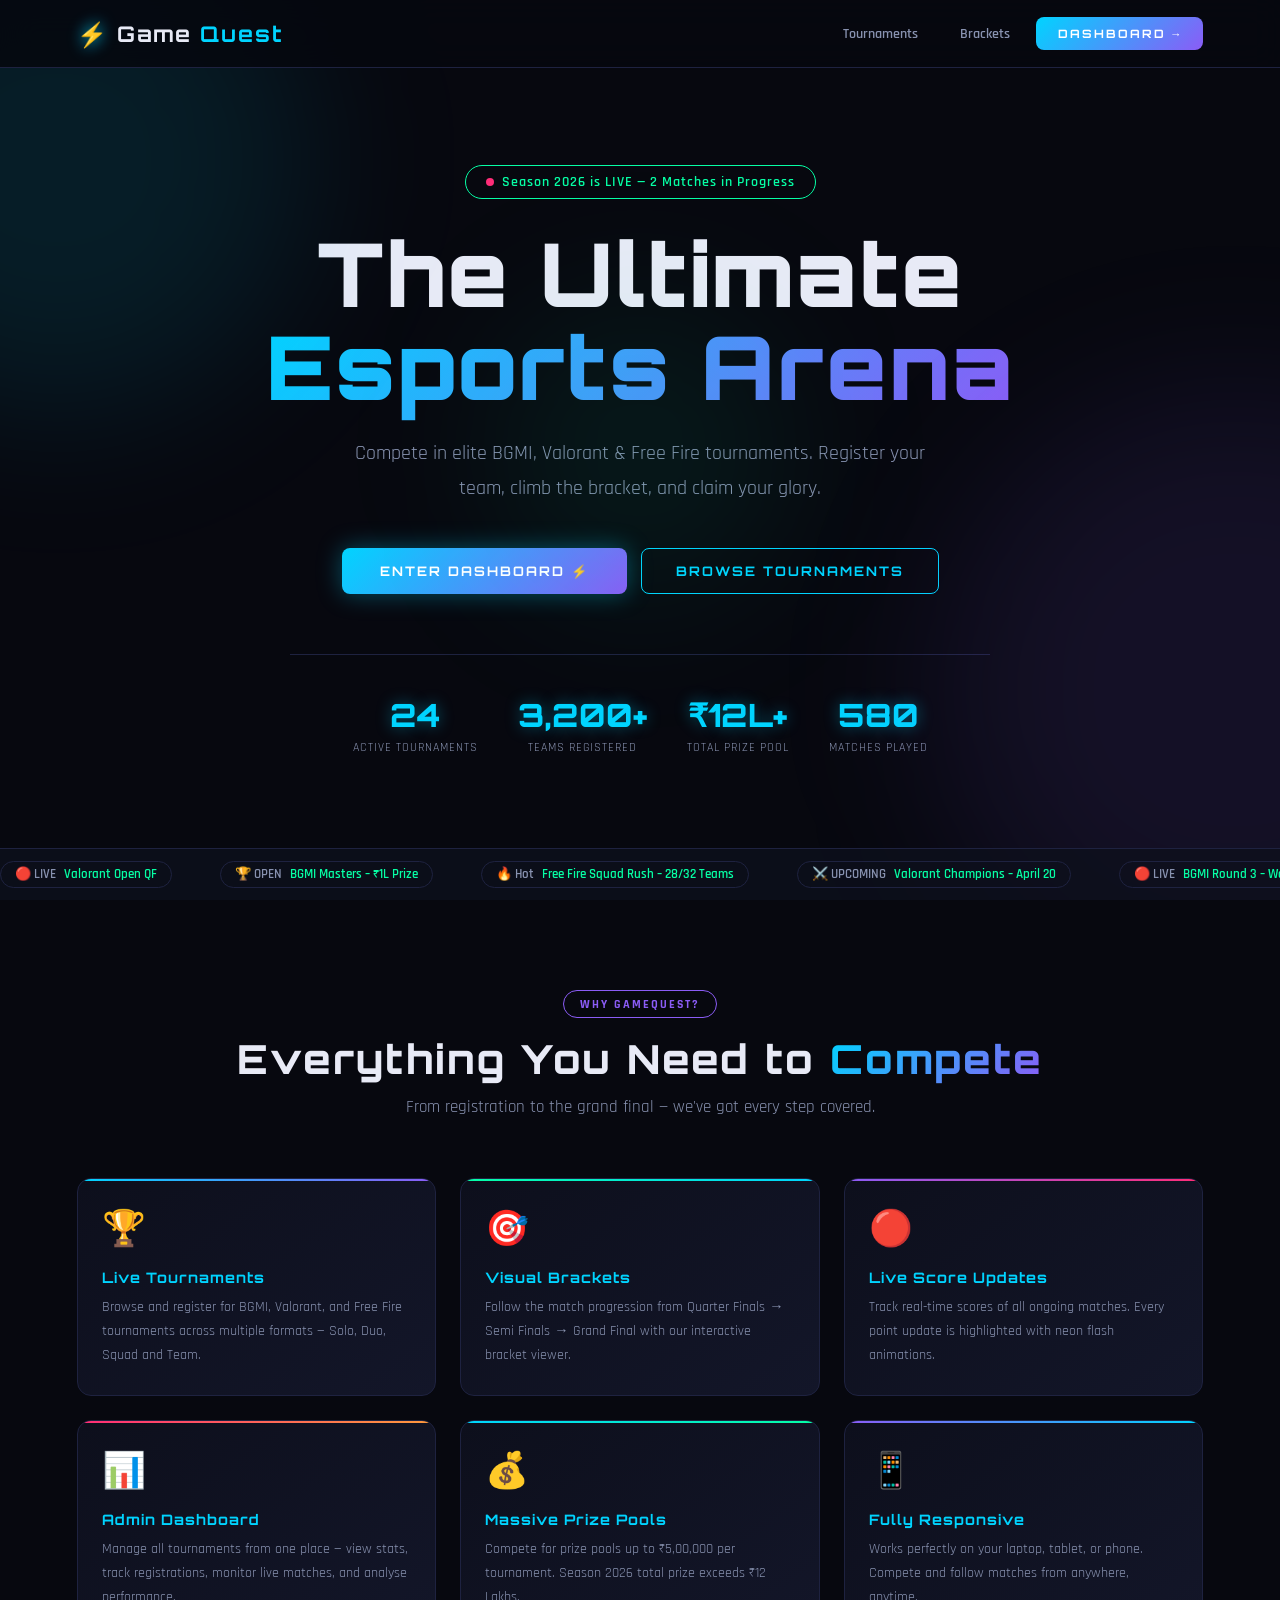
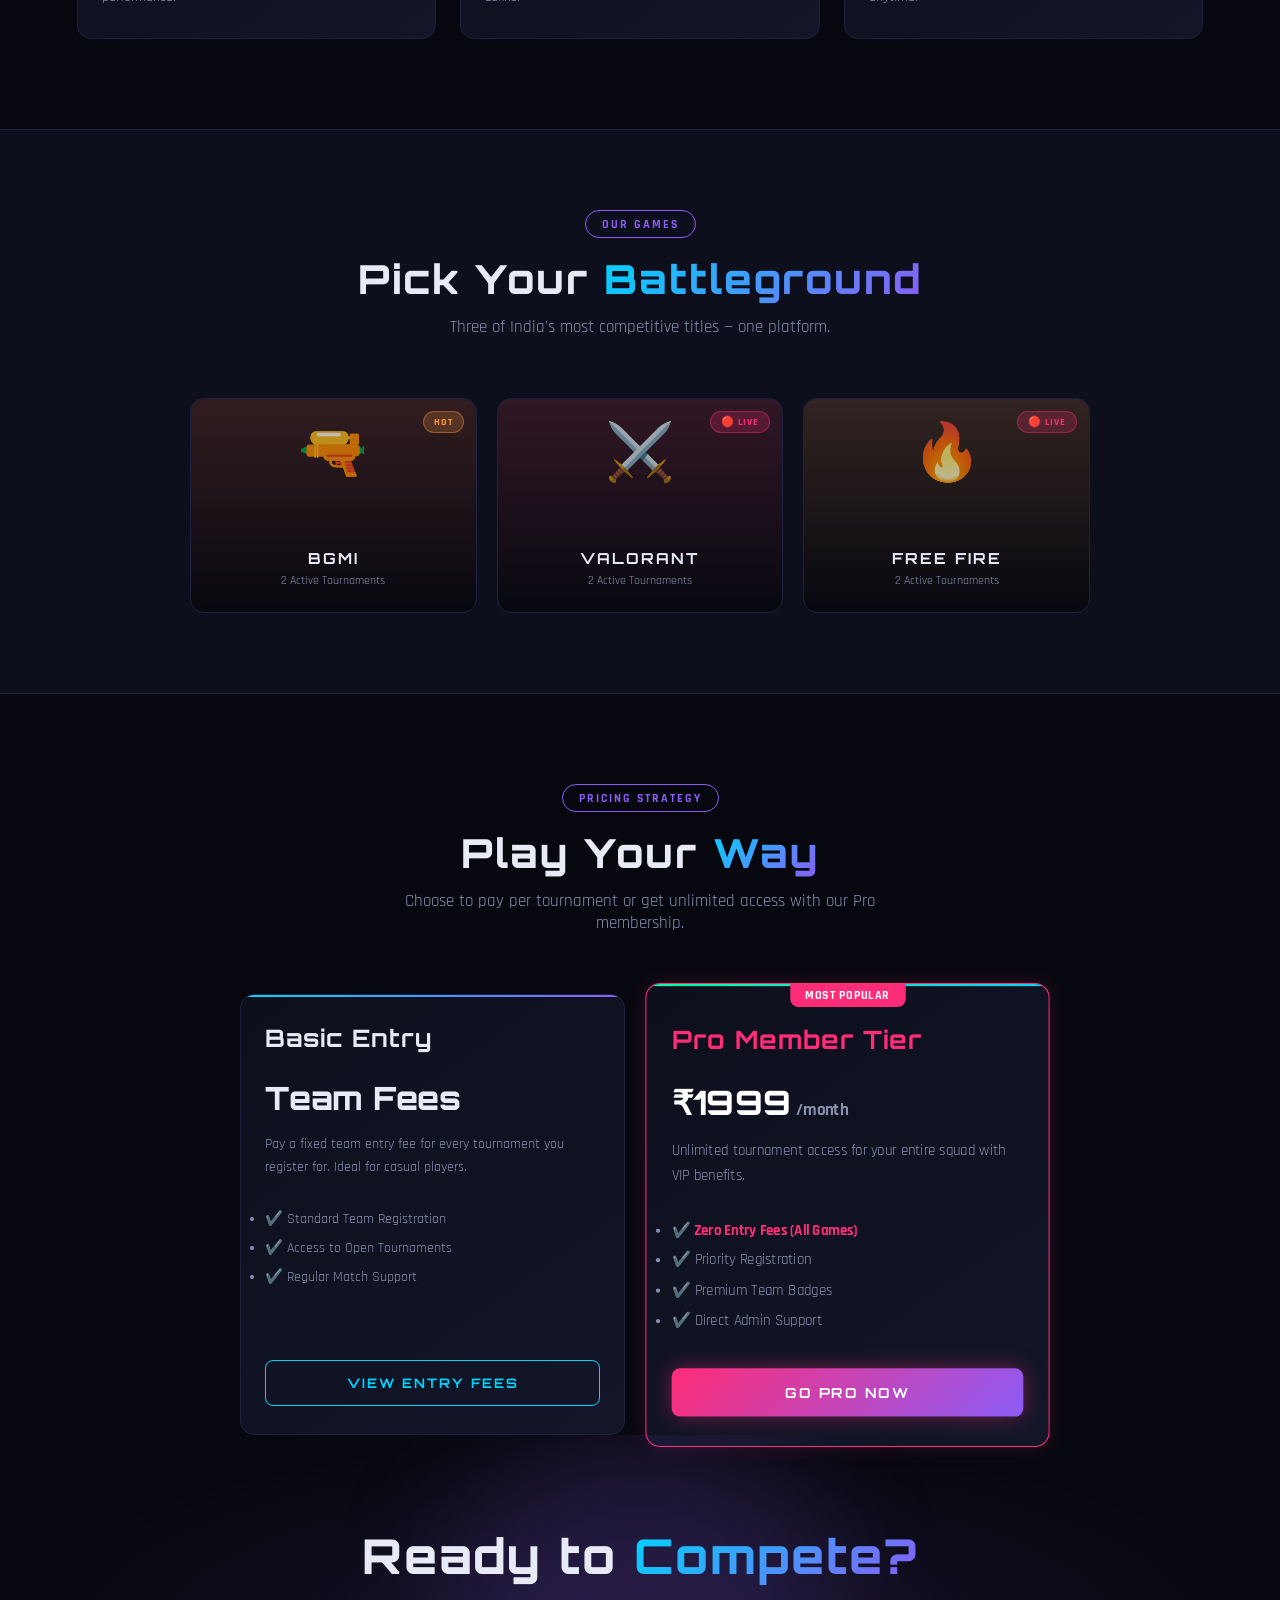
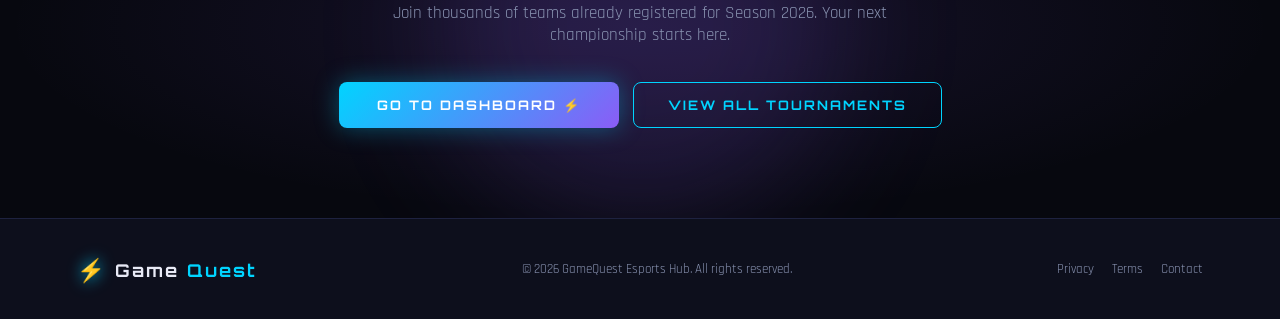
<file: GameQuest/index.html>
<!DOCTYPE html>
<html lang="en">
<head>
  <meta charset="UTF-8"/>
  <meta name="viewport" content="width=device-width, initial-scale=1.0"/>
  <title>GameQuest – Esports Tournament Hub</title>
  <link href="https://fonts.googleapis.com/css2?family=Orbitron:wght@400;600;700;900&family=Rajdhani:wght@400;500;600;700&display=swap" rel="stylesheet"/>
  <style>
    :root{
      --bg:#07080f;--surface:#0d0f1c;--s2:#131629;--border:#1e2240;
      --blue:#00d4ff;--purple:#8b5cf6;--cyan:#06ffa5;--pink:#ff2d78;
      --txt:#e8eaf6;--txt2:#8892b0;--txt3:#4a5568;
      --grad:linear-gradient(135deg,#00d4ff,#8b5cf6);
      --fd:'Orbitron',monospace;--fb:'Rajdhani',sans-serif;
      --r:8px;--r2:14px;--tr:0.3s ease;
    }
    *,*::before,*::after{box-sizing:border-box;margin:0;padding:0}
    html{scroll-behavior:smooth}
    body{font-family:var(--fb);background:var(--bg);color:var(--txt);overflow-x:hidden}
    a{text-decoration:none;color:inherit}
    button{cursor:pointer;border:none;background:none;font-family:var(--fb)}

    /* ── NAVBAR ── */
    nav{
      position:fixed;top:0;left:0;width:100%;height:68px;
      display:flex;align-items:center;justify-content:space-between;
      padding:0 6%;background:rgba(7,8,15,0.85);
      backdrop-filter:blur(16px);border-bottom:1px solid var(--border);z-index:100;
      transition:box-shadow var(--tr);
    }
    nav.sc{box-shadow:0 4px 30px rgba(0,212,255,0.1)}
    .brand{display:flex;align-items:center;gap:8px;font-family:var(--fd);font-size:1.35rem;font-weight:700;letter-spacing:2px}
    .brand-icon{font-size:1.5rem;filter:drop-shadow(0 0 8px var(--blue))}
    .acc{color:var(--blue)}
    .nav-r{display:flex;align-items:center;gap:10px}
    .n-link{padding:8px 16px;border-radius:var(--r);font-size:0.9rem;font-weight:600;color:var(--txt2);transition:color var(--tr)}
    .n-link:hover{color:var(--blue)}
    .n-cta{padding:9px 22px;border-radius:var(--r);background:var(--grad);color:#fff;font-family:var(--fd);font-size:0.72rem;font-weight:700;letter-spacing:2px;text-transform:uppercase;transition:transform var(--tr),box-shadow var(--tr)}
    .n-cta:hover{transform:translateY(-2px);box-shadow:0 0 20px rgba(0,212,255,0.4)}

    /* ── HERO ── */
    .hero{
      min-height:100vh;display:flex;flex-direction:column;
      align-items:center;justify-content:center;text-align:center;
      padding:100px 6% 80px;position:relative;overflow:hidden;
    }
    .hero-tag{
      display:inline-flex;align-items:center;gap:8px;
      padding:7px 20px;border-radius:50px;margin-bottom:28px;
      border:1px solid var(--cyan);color:var(--cyan);
      font-size:0.85rem;font-weight:600;letter-spacing:1px;
      animation:pulse-c 2s infinite;
    }
    @keyframes pulse-c{0%,100%{box-shadow:0 0 0 0 rgba(6,255,165,0.3)}50%{box-shadow:0 0 0 8px rgba(6,255,165,0)}}
    .live-dot{width:8px;height:8px;border-radius:50%;background:var(--pink);animation:blink 1s infinite;flex-shrink:0}
    @keyframes blink{0%,100%{opacity:1}50%{opacity:0}}
    .hero h1{
      font-family:var(--fd);font-size:clamp(2.5rem,7vw,5.5rem);
      font-weight:900;line-height:1.05;letter-spacing:2px;margin-bottom:24px;
    }
    .grad-txt{background:var(--grad);-webkit-background-clip:text;-webkit-text-fill-color:transparent;background-clip:text}
    .hero p{font-size:clamp(1rem,2vw,1.25rem);color:var(--txt2);max-width:620px;line-height:1.75;margin-bottom:42px}
    .hero-ctas{display:flex;align-items:center;gap:14px;flex-wrap:wrap;justify-content:center}
    .btn-prim{
      padding:15px 38px;border-radius:var(--r);background:var(--grad);color:#fff;
      font-family:var(--fd);font-size:0.82rem;font-weight:700;letter-spacing:2px;text-transform:uppercase;
      box-shadow:0 0 24px rgba(0,212,255,0.35);transition:transform var(--tr),box-shadow var(--tr),filter var(--tr);
    }
    .btn-prim:hover{transform:translateY(-4px);box-shadow:0 0 36px rgba(0,212,255,0.55);filter:brightness(1.1)}
    .btn-ghost{
      padding:14px 34px;border-radius:var(--r);border:1px solid var(--blue);
      color:var(--blue);font-family:var(--fd);font-size:0.82rem;font-weight:700;
      letter-spacing:2px;text-transform:uppercase;transition:background var(--tr),box-shadow var(--tr),transform var(--tr);
    }
    .btn-ghost:hover{background:rgba(0,212,255,0.1);box-shadow:0 0 20px rgba(0,212,255,0.25);transform:translateY(-4px)}

    /* Hero stats strip */
    .hero-stats{
      display:flex;gap:40px;flex-wrap:wrap;justify-content:center;
      margin-top:60px;padding-top:40px;border-top:1px solid var(--border);
      width:100%;max-width:700px;
    }
    .hs-item{text-align:center}
    .hs-num{font-family:var(--fd);font-size:2rem;font-weight:800;color:var(--blue);text-shadow:0 0 16px rgba(0,212,255,0.4)}
    .hs-lbl{font-size:0.78rem;color:var(--txt2);letter-spacing:1px;text-transform:uppercase;margin-top:4px}

    /* Background orbs */
    .orb{position:absolute;border-radius:50%;filter:blur(80px);pointer-events:none;animation:floatOrb 8s ease-in-out infinite}
    .o1{width:500px;height:500px;background:rgba(0,212,255,0.1);top:-10%;left:-15%;animation-delay:0s}
    .o2{width:600px;height:600px;background:rgba(139,92,246,0.1);bottom:-10%;right:-20%;animation-delay:-3s}
    .o3{width:300px;height:300px;background:rgba(6,255,165,0.07);top:50%;left:50%;transform:translate(-50%,-50%);animation-delay:-5s}
    @keyframes floatOrb{0%,100%{transform:translateY(0) scale(1)}50%{transform:translateY(-28px) scale(1.05)}}
    /* Scrolling game ticker */
    .ticker{position:absolute;bottom:0;left:0;right:0;padding:12px 0;background:rgba(13,15,28,0.8);border-top:1px solid var(--border);overflow:hidden}
    .ticker-inner{display:flex;gap:48px;animation:scroll-left 18s linear infinite;white-space:nowrap}
    @keyframes scroll-left{0%{transform:translateX(0)}100%{transform:translateX(-50%)}}
    .t-chip{display:inline-flex;align-items:center;gap:8px;font-size:0.82rem;font-weight:600;color:var(--txt2);padding:4px 14px;border-radius:50px;border:1px solid var(--border)}
    .t-chip span{color:var(--cyan)}

    /* ── FEATURES ── */
    .section{padding:90px 6%}
    .sec-head{text-align:center;margin-bottom:60px}
    .sec-tag{display:inline-block;padding:5px 16px;border-radius:50px;border:1px solid var(--purple);color:var(--purple);font-size:0.78rem;font-weight:700;letter-spacing:2px;text-transform:uppercase;margin-bottom:16px}
    .sec-title{font-family:var(--fd);font-size:clamp(1.6rem,3.5vw,2.5rem);font-weight:800;letter-spacing:2px;margin-bottom:12px}
    .sec-sub{color:var(--txt2);font-size:1.05rem;max-width:540px;margin:0 auto}
    .features-grid{display:grid;grid-template-columns:repeat(3,1fr);gap:24px}
    .feat-card{
      background:linear-gradient(145deg,#0d0f1c,#131629);
      border:1px solid var(--border);border-radius:var(--r2);
      padding:28px 24px;position:relative;overflow:hidden;
      transition:transform var(--tr),border-color var(--tr),box-shadow var(--tr);
    }
    .feat-card::before{content:'';position:absolute;top:0;left:0;right:0;height:2px}
    .feat-card:nth-child(1)::before{background:linear-gradient(90deg,var(--blue),var(--purple))}
    .feat-card:nth-child(2)::before{background:linear-gradient(90deg,var(--cyan),var(--blue))}
    .feat-card:nth-child(3)::before{background:linear-gradient(90deg,var(--purple),var(--pink))}
    .feat-card:nth-child(4)::before{background:linear-gradient(90deg,var(--pink),var(--orange,#ff9a3c))}
    .feat-card:nth-child(5)::before{background:linear-gradient(90deg,var(--blue),var(--cyan))}
    .feat-card:nth-child(6)::before{background:linear-gradient(90deg,var(--purple),var(--blue))}
    .feat-card:hover{transform:translateY(-8px);border-color:var(--blue);box-shadow:0 12px 40px rgba(0,0,0,0.4),0 0 20px rgba(0,212,255,0.12)}
    .feat-icon{font-size:2.2rem;margin-bottom:16px}
    .feat-title{font-family:var(--fd);font-size:0.9rem;font-weight:700;letter-spacing:1px;margin-bottom:10px;color:var(--blue)}
    .feat-desc{font-size:0.9rem;color:var(--txt2);line-height:1.65}

    /* ── GAMES ── */
    .games-section{padding:80px 6%;background:var(--surface);border-top:1px solid var(--border);border-bottom:1px solid var(--border)}
    .games-grid{display:grid;grid-template-columns:repeat(3,1fr);gap:20px;max-width:900px;margin:0 auto}
    .game-card{
      border-radius:var(--r2);overflow:hidden;position:relative;
      aspect-ratio:4/3;display:flex;flex-direction:column;
      align-items:center;justify-content:flex-end;padding:24px;
      cursor:pointer;transition:transform var(--tr),box-shadow var(--tr);
      border:1px solid var(--border);
    }
    .game-card:hover{transform:translateY(-6px) scale(1.02);box-shadow:0 20px 40px rgba(0,0,0,0.5)}
    .game-card.bgmi   {background:linear-gradient(180deg,rgba(255,107,53,0.15) 0%,rgba(7,8,15,0.95) 100%),#0d0f1c}
    .game-card.val    {background:linear-gradient(180deg,rgba(255,70,85,0.15) 0%, rgba(7,8,15,0.95) 100%),#0d0f1c}
    .game-card.ff     {background:linear-gradient(180deg,rgba(255,154,60,0.15) 0%,rgba(7,8,15,0.95) 100%),#0d0f1c}
    .game-big-icon{font-size:3.5rem;position:absolute;top:20px;left:50%;transform:translateX(-50%);opacity:0.7}
    .game-name{font-family:var(--fd);font-size:0.95rem;font-weight:700;letter-spacing:2px;position:relative;z-index:1}
    .game-count{font-size:0.78rem;color:var(--txt2);margin-top:4px;position:relative;z-index:1}
    .game-badge{
      position:absolute;top:12px;right:12px;
      padding:3px 10px;border-radius:50px;font-size:0.65rem;font-weight:700;
      letter-spacing:1px;text-transform:uppercase;
    }
    .game-badge.live{background:rgba(255,45,120,0.2);color:var(--pink);border:1px solid rgba(255,45,120,0.4)}
    .game-badge.hot {background:rgba(255,154,60,0.2);color:#ff9a3c;border:1px solid rgba(255,154,60,0.4)}

    /* ── CTA BANNER ── */
    .cta-section{
      padding:90px 6%;text-align:center;
      background:radial-gradient(ellipse at center,rgba(139,92,246,0.12) 0%,transparent 70%);
      position:relative;overflow:hidden;
    }
    .cta-section .orb{filter:blur(60px)}
    .cta-box{position:relative;z-index:2}
    .cta-section h2{font-family:var(--fd);font-size:clamp(1.8rem,4vw,3rem);font-weight:800;letter-spacing:2px;margin-bottom:16px}
    .cta-section p{color:var(--txt2);font-size:1.05rem;max-width:500px;margin:0 auto 36px}

    /* ── FOOTER ── */
    footer{
      background:var(--surface);border-top:1px solid var(--border);
      padding:36px 6%;display:flex;align-items:center;
      justify-content:space-between;flex-wrap:wrap;gap:16px;
    }
    .foot-brand{display:flex;align-items:center;gap:8px;font-family:var(--fd);font-size:1.1rem;font-weight:700;letter-spacing:2px}
    .foot-copy{color:var(--txt2);font-size:0.82rem}
    .foot-links{display:flex;gap:18px}
    .foot-links a{color:var(--txt2);font-size:0.82rem;transition:color var(--tr)}
    .foot-links a:hover{color:var(--blue)}

    /* ── RESPONSIVE ── */
    @media(max-width:900px){
      .features-grid{grid-template-columns:repeat(2,1fr)}
      .games-grid{grid-template-columns:repeat(2,1fr)}
      footer{flex-direction:column;align-items:center;text-align:center}
    }
    @media(max-width:600px){
      .features-grid{grid-template-columns:1fr}
      .games-grid{grid-template-columns:1fr}
      .hero-stats{gap:24px}
      .nav-r .n-link{display:none}
    }
    ::-webkit-scrollbar{width:5px}::-webkit-scrollbar-track{background:var(--bg)}
    ::-webkit-scrollbar-thumb{background:var(--border);border-radius:3px}
    ::-webkit-scrollbar-thumb:hover{background:var(--blue)}
  </style>
</head>
<body>

  <!-- ══ NAVBAR ══ -->
  <nav id="nav">
    <div class="brand"><span class="brand-icon">⚡</span>Game<span class="acc">Quest</span></div>
    <div class="nav-r">
      <a class="n-link" href="tournaments.html">Tournaments</a>
      <a class="n-link" href="brackets.html">Brackets</a>
      <a class="n-cta" href="dashboard.html">Dashboard →</a>
    </div>
  </nav>

  <!-- ══ HERO ══ -->
  <section class="hero" id="hero">
    <div class="orb o1"></div><div class="orb o2"></div><div class="orb o3"></div>

    <div class="hero-tag">
      <span class="live-dot"></span>
      Season 2026 is LIVE — 2 Matches in Progress
    </div>

    <h1>
      The Ultimate<br/>
      <span class="grad-txt">Esports Arena</span>
    </h1>

    <p>Compete in elite BGMI, Valorant & Free Fire tournaments. Register your team, climb the bracket, and claim your glory.</p>

    <div class="hero-ctas">
      <a class="btn-prim" href="dashboard.html">Enter Dashboard ⚡</a>
      <a class="btn-ghost" href="tournaments.html">Browse Tournaments</a>
    </div>

    <div class="hero-stats">
      <div class="hs-item"><div class="hs-num">24</div><div class="hs-lbl">Active Tournaments</div></div>
      <div class="hs-item"><div class="hs-num">3,200+</div><div class="hs-lbl">Teams Registered</div></div>
      <div class="hs-item"><div class="hs-num">₹12L+</div><div class="hs-lbl">Total Prize Pool</div></div>
      <div class="hs-item"><div class="hs-num">580</div><div class="hs-lbl">Matches Played</div></div>
    </div>

    <!-- Scrolling ticker -->
    <div class="ticker">
      <div class="ticker-inner" id="ticker">
        <span class="t-chip">🔴 LIVE<span>Valorant Open QF</span></span>
        <span class="t-chip">🏆 OPEN<span>BGMI Masters – ₹1L Prize</span></span>
        <span class="t-chip">🔥 Hot<span>Free Fire Squad Rush – 28/32 Teams</span></span>
        <span class="t-chip">⚔️ UPCOMING<span>Valorant Champions – April 20</span></span>
        <span class="t-chip">🔴 LIVE<span>BGMI Round 3 – Wolves vs Iron Fist</span></span>
        <span class="t-chip">📝 NEW<span>Free Fire Tri-Cup – Register Now</span></span>
        <!-- Duplicate for seamless loop -->
        <span class="t-chip">🔴 LIVE<span>Valorant Open QF</span></span>
        <span class="t-chip">🏆 OPEN<span>BGMI Masters – ₹1L Prize</span></span>
        <span class="t-chip">🔥 Hot<span>Free Fire Squad Rush – 28/32 Teams</span></span>
        <span class="t-chip">⚔️ UPCOMING<span>Valorant Champions – April 20</span></span>
        <span class="t-chip">🔴 LIVE<span>BGMI Round 3 – Wolves vs Iron Fist</span></span>
        <span class="t-chip">📝 NEW<span>Free Fire Tri-Cup – Register Now</span></span>
      </div>
    </div>
  </section>

  <!-- ══ FEATURES ══ -->
  <section class="section" id="features">
    <div class="sec-head">
      <p class="sec-tag">Why GameQuest?</p>
      <h2 class="sec-title">Everything You Need to <span class="grad-txt">Compete</span></h2>
      <p class="sec-sub">From registration to the grand final — we've got every step covered.</p>
    </div>
    <div class="features-grid">
      <div class="feat-card">
        <div class="feat-icon">🏆</div>
        <h3 class="feat-title">Live Tournaments</h3>
        <p class="feat-desc">Browse and register for BGMI, Valorant, and Free Fire tournaments across multiple formats — Solo, Duo, Squad and Team.</p>
      </div>
      <div class="feat-card">
        <div class="feat-icon">🎯</div>
        <h3 class="feat-title">Visual Brackets</h3>
        <p class="feat-desc">Follow the match progression from Quarter Finals → Semi Finals → Grand Final with our interactive bracket viewer.</p>
      </div>
      <div class="feat-card">
        <div class="feat-icon">🔴</div>
        <h3 class="feat-title">Live Score Updates</h3>
        <p class="feat-desc">Track real-time scores of all ongoing matches. Every point update is highlighted with neon flash animations.</p>
      </div>
      <div class="feat-card">
        <div class="feat-icon">📊</div>
        <h3 class="feat-title">Admin Dashboard</h3>
        <p class="feat-desc">Manage all tournaments from one place — view stats, track registrations, monitor live matches, and analyse performance.</p>
      </div>
      <div class="feat-card">
        <div class="feat-icon">💰</div>
        <h3 class="feat-title">Massive Prize Pools</h3>
        <p class="feat-desc">Compete for prize pools up to ₹5,00,000 per tournament. Season 2026 total prize exceeds ₹12 Lakhs.</p>
      </div>
      <div class="feat-card">
        <div class="feat-icon">📱</div>
        <h3 class="feat-title">Fully Responsive</h3>
        <p class="feat-desc">Works perfectly on your laptop, tablet, or phone. Compete and follow matches from anywhere, anytime.</p>
      </div>
    </div>
  </section>

  <!-- ══ GAMES ══ -->
  <div class="games-section" id="games">
    <div class="sec-head">
      <p class="sec-tag">Our Games</p>
      <h2 class="sec-title">Pick Your <span class="grad-txt">Battleground</span></h2>
      <p class="sec-sub">Three of India's most competitive titles — one platform.</p>
    </div>
    <div class="games-grid">
      <div class="game-card bgmi">
        <div class="game-big-icon">🔫</div>
        <span class="game-badge hot">Hot</span>
        <p class="game-name">BGMI</p>
        <p class="game-count">2 Active Tournaments</p>
      </div>
      <div class="game-card val">
        <div class="game-big-icon">⚔️</div>
        <span class="game-badge live">🔴 Live</span>
        <p class="game-name">VALORANT</p>
        <p class="game-count">2 Active Tournaments</p>
      </div>
      <div class="game-card ff">
        <div class="game-big-icon">🔥</div>
        <span class="game-badge live">🔴 Live</span>
        <p class="game-name">FREE FIRE</p>
        <p class="game-count">2 Active Tournaments</p>
      </div>
    </div>
  </div>

  <!-- ══ PRICING STRATEGY ══ -->
  <section class="section" id="pricing" style="padding-bottom: 0;">
    <div class="sec-head">
      <p class="sec-tag">Pricing Strategy</p>
      <h2 class="sec-title">Play Your <span class="grad-txt">Way</span></h2>
      <p class="sec-sub">Choose to pay per tournament or get unlimited access with our Pro membership.</p>
    </div>
    <div class="features-grid" style="grid-template-columns: repeat(2, 1fr); max-width: 800px; margin: 0 auto; gap: 30px;">
      
      <!-- Basic Tier -->
      <div class="feat-card" style="text-align: left; display: flex; flex-direction: column;">
        <h3 class="feat-title" style="font-size: 1.5rem; color: var(--txt);">Basic Entry</h3>
        <p style="font-size: 2rem; font-family: var(--fd); font-weight: 800; margin: 15px 0;">Team Fees</p>
        <p class="feat-desc" style="margin-bottom: 25px;">Pay a fixed team entry fee for every tournament you register for. Ideal for casual players.</p>
        <ul style="margin-bottom: 30px; font-size: 0.9rem; color: var(--txt2); line-height: 2;">
          <li>✔️ Standard Team Registration</li>
          <li>✔️ Access to Open Tournaments</li>
          <li>✔️ Regular Match Support</li>
        </ul>
        <div style="margin-top: auto;">
          <a class="btn-ghost" href="tournaments.html" style="display: block; text-align: center; width: 100%;">View Entry Fees</a>
        </div>
      </div>

      <!-- Pro Tier -->
      <div class="feat-card" style="text-align: left; border-color: var(--pink); box-shadow: 0 0 20px rgba(255,45,120,0.15); display: flex; flex-direction: column; transform: scale(1.05);">
        <div style="position: absolute; top: 0; left: 50%; transform: translateX(-50%); background: var(--pink); color: #fff; font-size: 0.7rem; font-weight: bold; padding: 4px 15px; border-bottom-left-radius: 8px; border-bottom-right-radius: 8px; letter-spacing: 1px;">MOST POPULAR</div>
        <h3 class="feat-title" style="font-size: 1.5rem; color: var(--pink); margin-top: 10px;">Pro Member Tier</h3>
        <p style="font-size: 2rem; font-family: var(--fd); font-weight: 800; color: #fff; margin: 15px 0;">₹1999<span style="font-size: 1rem; color: var(--txt2); font-family: var(--fb);"> /month</span></p>
        <p class="feat-desc" style="margin-bottom: 25px;">Unlimited tournament access for your entire squad with VIP benefits.</p>
        <ul style="margin-bottom: 30px; font-size: 0.9rem; color: var(--txt2); line-height: 2;">
          <li><strong style="color: var(--pink);">✔️ Zero Entry Fees (All Games)</strong></li>
          <li>✔️ Priority Registration</li>
          <li>✔️ Premium Team Badges</li>
          <li>✔️ Direct Admin Support</li>
        </ul>
        <div style="margin-top: auto;">
          <a class="btn-prim" href="dashboard.html" style="display: block; text-align: center; width: 100%; box-shadow: 0 0 20px rgba(255,45,120,0.4); background: linear-gradient(135deg, #ff2d78, #8b5cf6);">Go Pro Now</a>
        </div>
      </div>

    </div>
  </section>

  <!-- ══ CTA BANNER ══ -->
  <section class="cta-section" id="cta">
    <div class="orb" style="width:400px;height:400px;background:rgba(139,92,246,0.15);top:50%;left:50%;transform:translate(-50%,-50%)"></div>
    <div class="cta-box">
      <h2>Ready to <span class="grad-txt">Compete?</span></h2>
      <p>Join thousands of teams already registered for Season 2026. Your next championship starts here.</p>
      <div class="hero-ctas">
        <a class="btn-prim" href="dashboard.html">Go to Dashboard ⚡</a>
        <a class="btn-ghost" href="tournaments.html">View All Tournaments</a>
      </div>
    </div>
  </section>

  <!-- ══ FOOTER ══ -->
  <footer>
    <div class="foot-brand"><span style="font-size:1.4rem;filter:drop-shadow(0 0 8px var(--blue))">⚡</span>Game<span class="acc">Quest</span></div>
    <p class="foot-copy">© 2026 GameQuest Esports Hub. All rights reserved.</p>
    <div class="foot-links">
      <a href="#">Privacy</a><a href="#">Terms</a><a href="#">Contact</a>
    </div>
  </footer>

  <script>
    // Navbar scroll glow effect
    window.addEventListener('scroll',()=>{
      document.getElementById('nav').classList.toggle('sc', window.scrollY > 50);
    });
  </script>
</body>
</html>
</file>
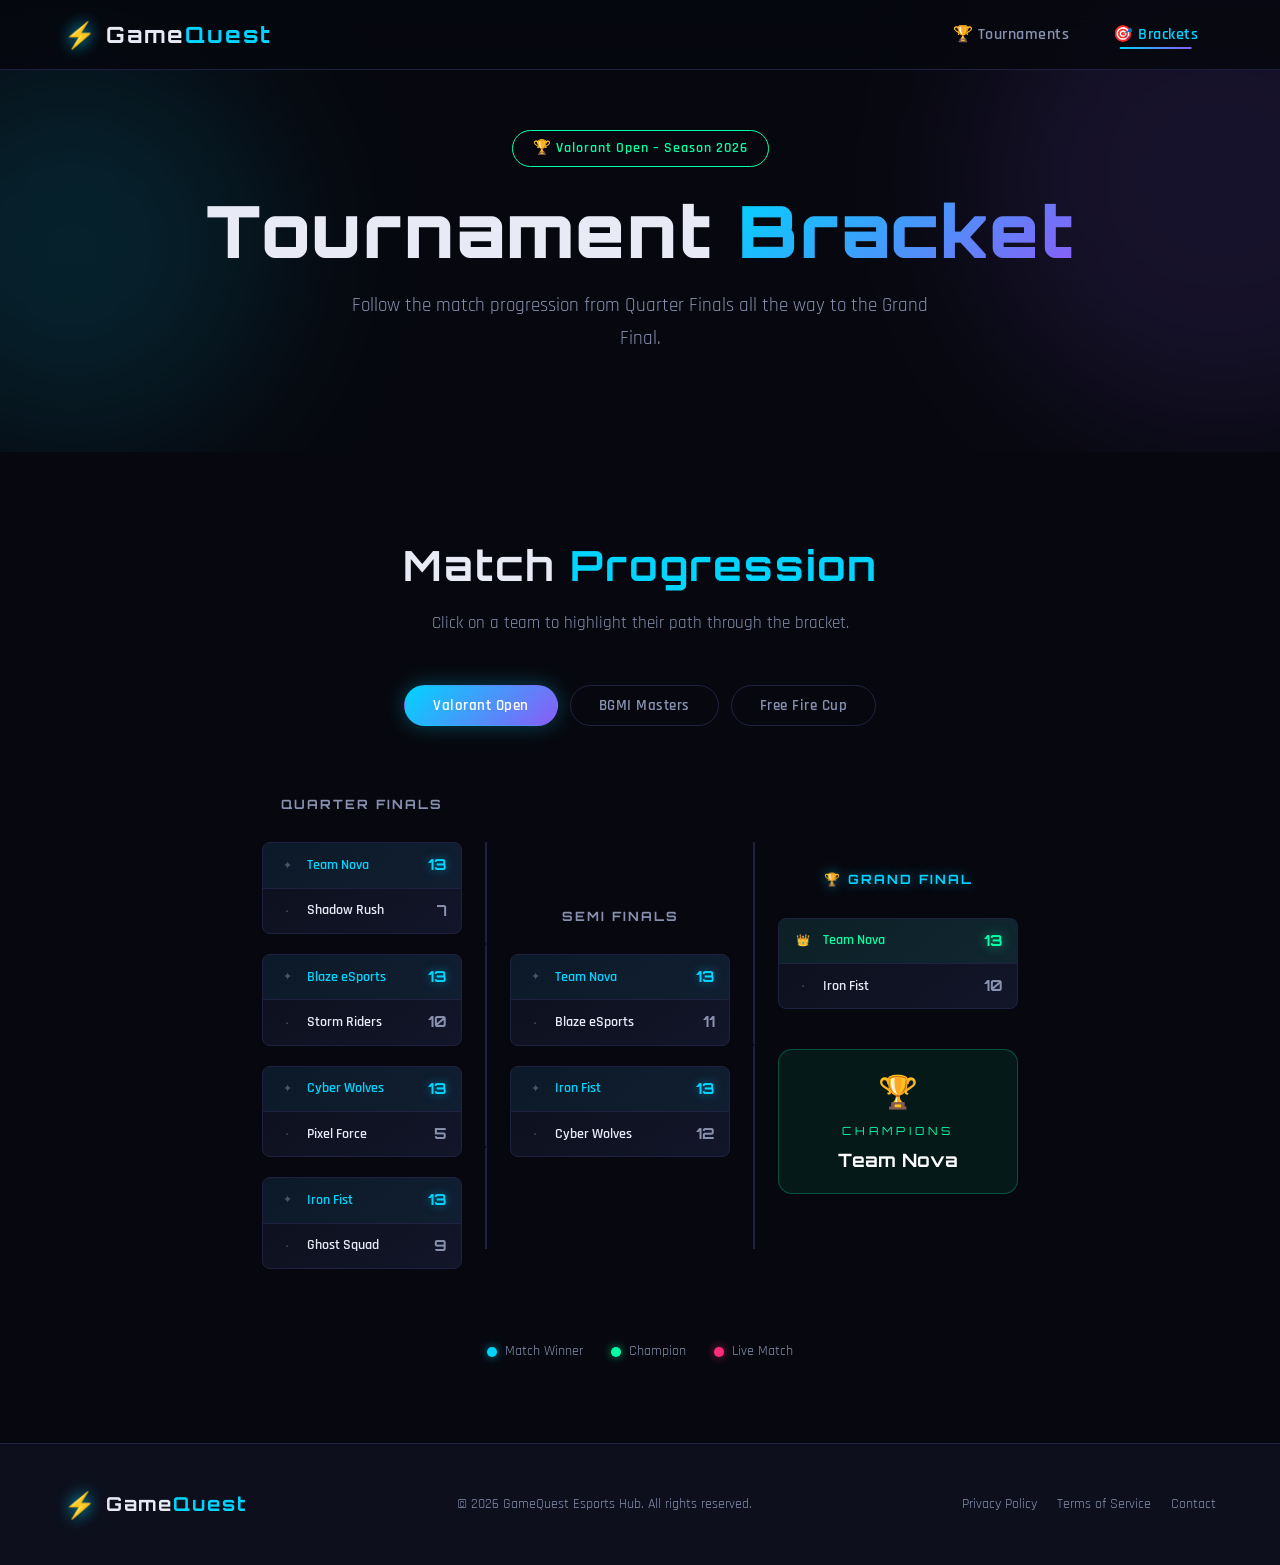
<file: GameQuest/brackets.html>
<!DOCTYPE html>
<html lang="en">
<head>
  <meta charset="UTF-8" />
  <meta name="viewport" content="width=device-width, initial-scale=1.0" />
  <meta name="description" content="GameQuest – Tournament Brackets. View Quarter Finals, Semi Finals and Finals match progression." />
  <title>GameQuest – Brackets</title>

  <!-- Google Fonts -->
  <link href="https://fonts.googleapis.com/css2?family=Orbitron:wght@400;600;700;900&family=Rajdhani:wght@400;500;600;700&display=swap" rel="stylesheet" />

  <!-- Linked CSS -->
  <link rel="stylesheet" href="css/style.css" />
</head>
<body>

  <!-- ========== NAVIGATION BAR ========== -->
  <nav class="navbar" id="navbar">
    <div class="nav-brand">
      <span class="logo-icon">⚡</span>
      <span class="logo-text">Game<span class="accent">Quest</span></span>
    </div>

    <!-- Hamburger for mobile -->
    <button class="hamburger" id="hamburger" aria-label="Toggle navigation">
      <span></span><span></span><span></span>
    </button>

    <ul class="nav-links" id="navLinks">
      <li><a href="tournaments.html" class="nav-link" id="nav-home">🏆 Tournaments</a></li>
      <!-- Active class on Brackets because we are on this page -->
      <li><a href="brackets.html" class="nav-link active" id="nav-brackets">🎯 Brackets</a></li>
    </ul>
  </nav>

  <!-- ========== PAGE HEADER ========== -->
  <section class="page-hero" id="pageHero">
    <div class="hero-orb orb-1"></div>
    <div class="hero-orb orb-2"></div>
    <div class="page-hero-content">
      <p class="hero-tag">🏆 Valorant Open – Season 2026</p>
      <h1 class="hero-title">Tournament <span class="gradient-text">Bracket</span></h1>
      <p class="hero-subtitle">Follow the match progression from Quarter Finals all the way to the Grand Final.</p>
    </div>
  </section>

  <!-- ========== BRACKET SELECTOR ========== -->
  <section class="section" id="bracketSection">
    <div class="section-header">
      <h2 class="section-title">Match <span class="accent">Progression</span></h2>
      <p class="section-subtitle">Click on a team to highlight their path through the bracket.</p>
    </div>

    <!-- Game selector tabs -->
    <div class="filter-tabs" id="bracketTabs">
      <button class="filter-btn active" data-bracket="valorant" id="btn-valorant">Valorant Open</button>
      <button class="filter-btn" data-bracket="bgmi" id="btn-bgmi">BGMI Masters</button>
      <button class="filter-btn" data-bracket="freefire" id="btn-freefire">Free Fire Cup</button>
    </div>

    <!-- ========== BRACKET VISUAL ========== -->
    <!-- The bracket is a 3-column layout: QF | SF | Final -->
    <div class="bracket-wrapper" id="bracketWrapper">

      <!-- ── QUARTER FINALS ── -->
      <div class="bracket-round" id="roundQF">
        <h3 class="round-label">Quarter Finals</h3>

        <!-- QF Match 1 -->
        <div class="bracket-match" id="qf1">
          <div class="bracket-team winner" id="qf1-t1">
            <span class="team-seed">1</span>
            <span class="team-name">Team Nova</span>
            <span class="team-score">13</span>
          </div>
          <div class="bracket-team" id="qf1-t2">
            <span class="team-seed">8</span>
            <span class="team-name">Shadow Rush</span>
            <span class="team-score">7</span>
          </div>
        </div>

        <!-- QF Match 2 -->
        <div class="bracket-match" id="qf2">
          <div class="bracket-team winner" id="qf2-t1">
            <span class="team-seed">4</span>
            <span class="team-name">Blaze eSports</span>
            <span class="team-score">13</span>
          </div>
          <div class="bracket-team" id="qf2-t2">
            <span class="team-seed">5</span>
            <span class="team-name">Storm Riders</span>
            <span class="team-score">10</span>
          </div>
        </div>

        <!-- QF Match 3 -->
        <div class="bracket-match" id="qf3">
          <div class="bracket-team winner" id="qf3-t1">
            <span class="team-seed">2</span>
            <span class="team-name">Cyber Wolves</span>
            <span class="team-score">13</span>
          </div>
          <div class="bracket-team" id="qf3-t2">
            <span class="team-seed">7</span>
            <span class="team-name">Pixel Force</span>
            <span class="team-score">5</span>
          </div>
        </div>

        <!-- QF Match 4 -->
        <div class="bracket-match" id="qf4">
          <div class="bracket-team winner" id="qf4-t1">
            <span class="team-seed">3</span>
            <span class="team-name">Iron Fist</span>
            <span class="team-score">13</span>
          </div>
          <div class="bracket-team" id="qf4-t2">
            <span class="team-seed">6</span>
            <span class="team-name">Ghost Squad</span>
            <span class="team-score">9</span>
          </div>
        </div>
      </div>

      <!-- Connector lines between QF and SF -->
      <div class="bracket-connectors" id="connQF" aria-hidden="true">
        <div class="connector-group">
          <div class="conn-line top"></div>
          <div class="conn-mid"></div>
          <div class="conn-line bottom"></div>
        </div>
        <div class="connector-group">
          <div class="conn-line top"></div>
          <div class="conn-mid"></div>
          <div class="conn-line bottom"></div>
        </div>
      </div>

      <!-- ── SEMI FINALS ── -->
      <div class="bracket-round" id="roundSF">
        <h3 class="round-label">Semi Finals</h3>

        <!-- SF Match 1 -->
        <div class="bracket-match sf-match" id="sf1">
          <div class="bracket-team winner" id="sf1-t1">
            <span class="team-seed">1</span>
            <span class="team-name">Team Nova</span>
            <span class="team-score">13</span>
          </div>
          <div class="bracket-team" id="sf1-t2">
            <span class="team-seed">4</span>
            <span class="team-name">Blaze eSports</span>
            <span class="team-score">11</span>
          </div>
        </div>

        <!-- SF Match 2 -->
        <div class="bracket-match sf-match" id="sf2">
          <div class="bracket-team winner" id="sf2-t1">
            <span class="team-seed">3</span>
            <span class="team-name">Iron Fist</span>
            <span class="team-score">13</span>
          </div>
          <div class="bracket-team" id="sf2-t2">
            <span class="team-seed">2</span>
            <span class="team-name">Cyber Wolves</span>
            <span class="team-score">12</span>
          </div>
        </div>
      </div>

      <!-- Connector lines between SF and Final -->
      <div class="bracket-connectors" id="connSF" aria-hidden="true">
        <div class="connector-group single">
          <div class="conn-line top"></div>
          <div class="conn-mid"></div>
          <div class="conn-line bottom"></div>
        </div>
      </div>

      <!-- ── GRAND FINAL ── -->
      <div class="bracket-round" id="roundFinal">
        <h3 class="round-label final-label">🏆 Grand Final</h3>

        <!-- Final Match -->
        <div class="bracket-match final-match" id="finalMatch">
          <!-- Champion -->
          <div class="bracket-team champion" id="final-t1">
            <span class="team-seed">👑</span>
            <span class="team-name">Team Nova</span>
            <span class="team-score">13</span>
          </div>
          <!-- Runner up -->
          <div class="bracket-team" id="final-t2">
            <span class="team-seed">2</span>
            <span class="team-name">Iron Fist</span>
            <span class="team-score">10</span>
          </div>
        </div>

        <!-- Champion banner -->
        <div class="champion-banner" id="championBanner">
          <div class="champion-trophy">🏆</div>
          <p class="champion-title">CHAMPIONS</p>
          <p class="champion-name" id="championName">Team Nova</p>
        </div>
      </div>

    </div><!-- end bracket-wrapper -->

    <!-- Legend -->
    <div class="bracket-legend" id="bracketLegend">
      <span class="legend-item"><span class="legend-dot winner-dot"></span> Match Winner</span>
      <span class="legend-item"><span class="legend-dot champion-dot"></span> Champion</span>
      <span class="legend-item"><span class="legend-dot live-dot"></span> Live Match</span>
    </div>

  </section><!-- end bracket section -->

  <!-- ========== FOOTER ========== -->
  <footer class="footer" id="footer">
    <div class="footer-brand">
      <span class="logo-icon">⚡</span>
      <span class="logo-text">Game<span class="accent">Quest</span></span>
    </div>
    <p class="footer-copy">© 2026 GameQuest Esports Hub. All rights reserved.</p>
    <div class="footer-links">
      <a href="#">Privacy Policy</a>
      <a href="#">Terms of Service</a>
      <a href="#">Contact</a>
    </div>
  </footer>

  <!-- Linked JavaScript -->
  <script src="js/script.js"></script>

</body>
</html>
</file>
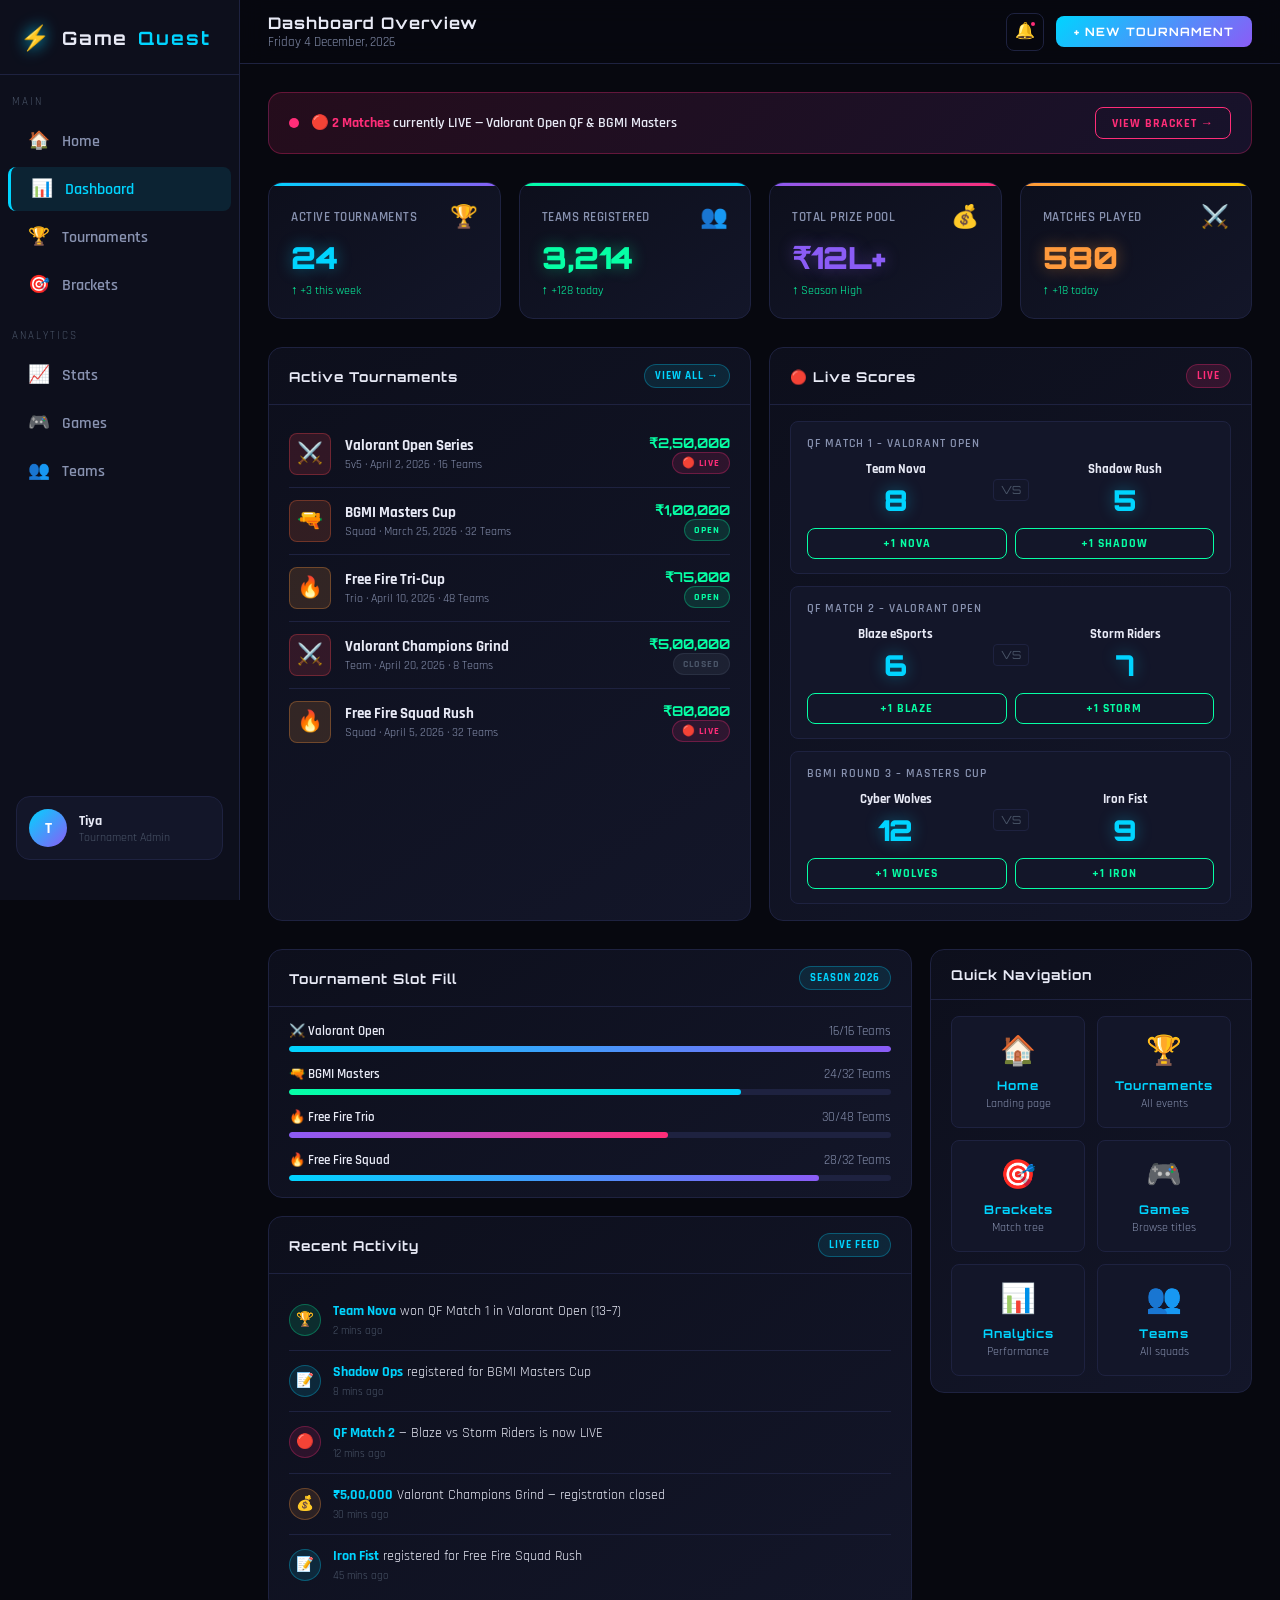
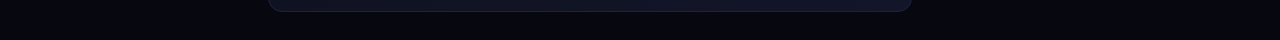
<file: GameQuest/dashboard.html>
<!DOCTYPE html>
<html lang="en">
<head>
  <meta charset="UTF-8"/>
  <meta name="viewport" content="width=device-width, initial-scale=1.0"/>
  <title>GameQuest – Dashboard</title>
  <link href="https://fonts.googleapis.com/css2?family=Orbitron:wght@400;600;700;900&family=Rajdhani:wght@400;500;600;700&display=swap" rel="stylesheet"/>
  <style>
    :root{
      --bg:#07080f;--surface:#0d0f1c;--s2:#131629;--border:#1e2240;
      --blue:#00d4ff;--purple:#8b5cf6;--cyan:#06ffa5;--pink:#ff2d78;
      --orange:#ff9a3c;--txt:#e8eaf6;--txt2:#8892b0;--txt3:#4a5568;
      --grad:linear-gradient(135deg,#00d4ff,#8b5cf6);
      --gcard:linear-gradient(145deg,#0d0f1c,#131629);
      --r:8px;--r2:14px;--tr:0.3s ease;
      --fd:'Orbitron',monospace;--fb:'Rajdhani',sans-serif;
    }
    *,*::before,*::after{box-sizing:border-box;margin:0;padding:0}
    html{scroll-behavior:smooth}
    body{font-family:var(--fb);background:var(--bg);color:var(--txt);display:flex;min-height:100vh;overflow-x:hidden}
    a{text-decoration:none;color:inherit}
    button{cursor:pointer;border:none;background:none;font-family:var(--fb)}

    /* ── SIDEBAR ── */
    .sidebar{
      width:240px;min-width:240px;background:var(--surface);
      border-right:1px solid var(--border);display:flex;flex-direction:column;
      padding:0 0 24px;position:fixed;height:100vh;z-index:100;
      transition:transform var(--tr);
    }
    .sb-brand{
      display:flex;align-items:center;gap:10px;padding:22px 20px;
      border-bottom:1px solid var(--border);font-family:var(--fd);
      font-size:1.15rem;font-weight:700;letter-spacing:2px;
    }
    .sb-icon{font-size:1.5rem;filter:drop-shadow(0 0 8px var(--blue))}
    .acc{color:var(--blue)}
    .sb-section{padding:20px 12px 8px;font-size:0.7rem;letter-spacing:2px;color:var(--txt3);text-transform:uppercase}
    .sb-link{
      display:flex;align-items:center;gap:12px;padding:11px 20px;
      border-radius:var(--r);margin:2px 8px;font-size:0.97rem;font-weight:600;
      color:var(--txt2);transition:all var(--tr);cursor:pointer;
    }
    .sb-link:hover{background:rgba(0,212,255,0.07);color:var(--blue)}
    .sb-link.active{background:rgba(0,212,255,0.1);color:var(--blue);border-left:3px solid var(--blue)}
    .sb-link .sb-emoji{font-size:1.1rem;min-width:22px}
    .sb-bottom{margin-top:auto;padding:16px}
    .sb-user{
      display:flex;align-items:center;gap:12px;padding:12px;
      border-radius:var(--r2);background:var(--s2);border:1px solid var(--border);
    }
    .sb-avatar{
      width:38px;height:38px;border-radius:50%;background:var(--grad);
      display:flex;align-items:center;justify-content:center;
      font-size:1rem;font-weight:700;color:#fff;flex-shrink:0;
    }
    .sb-uname{font-size:0.88rem;font-weight:700}
    .sb-role{font-size:0.72rem;color:var(--txt3)}

    /* ── MAIN ── */
    .main{margin-left:240px;flex:1;display:flex;flex-direction:column;min-height:100vh}

    /* ── TOPBAR ── */
    .topbar{
      height:64px;display:flex;align-items:center;justify-content:space-between;
      padding:0 28px;background:rgba(7,8,15,0.8);backdrop-filter:blur(12px);
      border-bottom:1px solid var(--border);position:sticky;top:0;z-index:50;
    }
    .topbar-left h1{font-family:var(--fd);font-size:1rem;font-weight:700;letter-spacing:1px}
    .topbar-left p{font-size:0.82rem;color:var(--txt2);margin-top:1px}
    .topbar-right{display:flex;align-items:center;gap:12px}
    .tb-btn{
      padding:8px 18px;border-radius:var(--r);background:var(--grad);color:#fff;
      font-family:var(--fd);font-size:0.72rem;font-weight:700;letter-spacing:1px;
      text-transform:uppercase;transition:transform var(--tr),box-shadow var(--tr);
    }
    .tb-btn:hover{transform:translateY(-2px);box-shadow:0 0 20px rgba(0,212,255,0.4)}
    .notif{
      width:38px;height:38px;border-radius:var(--r);border:1px solid var(--border);
      display:flex;align-items:center;justify-content:center;
      font-size:1rem;position:relative;transition:border-color var(--tr);cursor:pointer;
    }
    .notif:hover{border-color:var(--blue)}
    .notif-dot{
      position:absolute;top:6px;right:6px;width:8px;height:8px;border-radius:50%;
      background:var(--pink);border:2px solid var(--bg);animation:blink 1s infinite;
    }
    @keyframes blink{0%,100%{opacity:1}50%{opacity:0}}

    /* ── CONTENT ── */
    .content{padding:28px;flex:1}

    /* Live banner */
    .live-banner{
      background:linear-gradient(135deg,rgba(255,45,120,0.12),rgba(139,92,246,0.12));
      border:1px solid rgba(255,45,120,0.3);border-radius:var(--r2);
      padding:14px 20px;display:flex;align-items:center;gap:12px;margin-bottom:28px;
      animation:live-pulse 2s infinite;
    }
    @keyframes live-pulse{0%,100%{box-shadow:0 0 0 0 rgba(255,45,120,0.2)}50%{box-shadow:0 0 0 8px rgba(255,45,120,0)}}
    .live-dot{width:10px;height:10px;border-radius:50%;background:var(--pink);animation:blink 1s infinite;flex-shrink:0}
    .live-banner p{font-size:0.9rem;font-weight:600}
    .live-banner span{color:var(--pink);font-weight:700}
    .live-banner a{
      margin-left:auto;padding:7px 16px;border-radius:var(--r);
      border:1px solid var(--pink);color:var(--pink);
      font-size:0.78rem;font-weight:700;letter-spacing:1px;text-transform:uppercase;
      transition:background var(--tr);
    }
    .live-banner a:hover{background:rgba(255,45,120,0.12)}

    /* ── STAT CARDS ── */
    .stats-row{display:grid;grid-template-columns:repeat(4,1fr);gap:18px;margin-bottom:28px}
    .stat-card{
      background:var(--gcard);border:1px solid var(--border);border-radius:var(--r2);
      padding:20px 22px;display:flex;flex-direction:column;gap:10px;
      transition:transform var(--tr),border-color var(--tr),box-shadow var(--tr);
      position:relative;overflow:hidden;
    }
    .stat-card::before{content:'';position:absolute;top:0;left:0;right:0;height:3px}
    .stat-card.blue::before  {background:linear-gradient(90deg,#00d4ff,#8b5cf6)}
    .stat-card.cyan::before  {background:linear-gradient(90deg,#06ffa5,#00d4ff)}
    .stat-card.purple::before{background:linear-gradient(90deg,#8b5cf6,#ff2d78)}
    .stat-card.orange::before{background:linear-gradient(90deg,#ff9a3c,#ffcc00)}
    .stat-card:hover{transform:translateY(-4px);border-color:var(--blue);box-shadow:0 8px 30px rgba(0,0,0,0.4),0 0 20px rgba(0,212,255,0.15)}
    .stat-top{display:flex;align-items:center;justify-content:space-between}
    .stat-label{font-size:0.82rem;color:var(--txt2);font-weight:600;letter-spacing:0.5px;text-transform:uppercase}
    .stat-emoji{font-size:1.4rem}
    .stat-num{font-family:var(--fd);font-size:1.9rem;font-weight:900;line-height:1}
    .stat-card.blue   .stat-num{color:var(--blue);text-shadow:0 0 16px rgba(0,212,255,0.4)}
    .stat-card.cyan   .stat-num{color:var(--cyan);text-shadow:0 0 16px rgba(6,255,165,0.4)}
    .stat-card.purple .stat-num{color:var(--purple);text-shadow:0 0 16px rgba(139,92,246,0.4)}
    .stat-card.orange .stat-num{color:var(--orange);text-shadow:0 0 16px rgba(255,154,60,0.4)}
    .stat-change{font-size:0.78rem;color:var(--cyan)}

    /* ── GRID LAYOUTS ── */
    .grid2{display:grid;grid-template-columns:1fr 1fr;gap:18px;margin-bottom:28px}
    .grid3{display:grid;grid-template-columns:2fr 1fr;gap:18px}

    /* ── WIDGET ── */
    .widget{background:var(--gcard);border:1px solid var(--border);border-radius:var(--r2);overflow:hidden}
    .widget-head{display:flex;align-items:center;justify-content:space-between;padding:16px 20px;border-bottom:1px solid var(--border)}
    .widget-title{font-family:var(--fd);font-size:0.85rem;font-weight:700;letter-spacing:1px}
    .widget-badge{padding:4px 10px;border-radius:50px;font-size:0.7rem;font-weight:700;letter-spacing:1px;text-transform:uppercase}
    .widget-badge.live{background:rgba(255,45,120,0.15);color:var(--pink);border:1px solid rgba(255,45,120,0.3)}
    .widget-badge.info{background:rgba(0,212,255,0.1);color:var(--blue);border:1px solid rgba(0,212,255,0.3)}
    .widget-body{padding:16px 20px}

    /* Tournament list */
    .t-item{display:flex;align-items:center;gap:14px;padding:12px 0;border-bottom:1px solid var(--border)}
    .t-item:last-child{border-bottom:none}
    .t-icon{width:42px;height:42px;border-radius:var(--r);display:flex;align-items:center;justify-content:center;font-size:1.3rem;flex-shrink:0}
    .t-icon.bgmi{background:rgba(255,107,53,0.15);border:1px solid rgba(255,107,53,0.3)}
    .t-icon.val {background:rgba(255,70,85,0.15); border:1px solid rgba(255,70,85,0.3)}
    .t-icon.ff  {background:rgba(255,154,60,0.15);border:1px solid rgba(255,154,60,0.3)}
    .t-name{font-weight:700;font-size:0.92rem}
    .t-sub{font-size:0.75rem;color:var(--txt2);margin-top:2px}
    .t-right{margin-left:auto;text-align:right}
    .t-prize{font-family:var(--fd);font-size:0.85rem;color:var(--cyan);font-weight:700}
    .t-slots{font-size:0.72rem;color:var(--txt3);margin-top:2px}
    .badge{display:inline-block;padding:3px 9px;border-radius:50px;font-size:0.65rem;font-weight:700;letter-spacing:1px;text-transform:uppercase}
    .badge.open  {background:rgba(6,255,165,0.12);color:var(--cyan);  border:1px solid rgba(6,255,165,0.3)}
    .badge.live  {background:rgba(255,45,120,0.12);color:var(--pink);  border:1px solid rgba(255,45,120,0.3)}
    .badge.closed{background:rgba(74,85,104,0.2); color:var(--txt3);  border:1px solid rgba(74,85,104,0.3)}

    /* Live Score widget */
    .score-item{background:var(--s2);border:1px solid var(--border);border-radius:var(--r);padding:14px 16px;margin-bottom:12px}
    .score-item:last-child{margin-bottom:0}
    .score-match-title{font-size:0.72rem;color:var(--txt2);font-weight:600;letter-spacing:1px;margin-bottom:10px;text-transform:uppercase}
    .score-row{display:flex;align-items:center;justify-content:space-between;gap:8px}
    .sc-team{flex:1;text-align:center}
    .sc-name{font-size:0.82rem;font-weight:700;margin-bottom:4px}
    .sc-score{font-family:var(--fd);font-size:1.8rem;font-weight:900;color:var(--blue);text-shadow:0 0 16px rgba(0,212,255,0.4);transition:transform 0.2s}
    .vs{font-family:var(--fd);font-size:0.7rem;color:var(--txt3);border:1px solid var(--border);padding:3px 7px;border-radius:4px}
    .score-btns{display:flex;gap:8px;margin-top:10px}
    .sc-btn{flex:1;padding:7px;border-radius:var(--r);border:1px solid var(--cyan);color:var(--cyan);font-size:0.72rem;font-weight:700;letter-spacing:1px;text-transform:uppercase;transition:background var(--tr),box-shadow var(--tr),transform var(--tr)}
    .sc-btn:hover{background:rgba(6,255,165,0.1);box-shadow:0 0 12px rgba(6,255,165,0.3);transform:scale(1.02)}
    .flash{animation:pop 0.35s ease}
    @keyframes pop{0%{transform:scale(1);color:var(--cyan)}50%{transform:scale(1.35);color:var(--cyan)}100%{transform:scale(1);color:var(--blue)}}

    /* Activity Feed */
    .feed-item{display:flex;align-items:flex-start;gap:12px;padding:12px 0;border-bottom:1px solid var(--border)}
    .feed-item:last-child{border-bottom:none}
    .feed-dot{width:32px;height:32px;border-radius:50%;display:flex;align-items:center;justify-content:center;font-size:0.9rem;flex-shrink:0;margin-top:2px}
    .feed-dot.win  {background:rgba(6,255,165,0.12); border:1px solid rgba(6,255,165,0.3)}
    .feed-dot.reg  {background:rgba(0,212,255,0.12); border:1px solid rgba(0,212,255,0.3)}
    .feed-dot.live {background:rgba(255,45,120,0.12);border:1px solid rgba(255,45,120,0.3)}
    .feed-dot.prize{background:rgba(255,154,60,0.12);border:1px solid rgba(255,154,60,0.3)}
    .feed-text{font-size:0.85rem;line-height:1.4}
    .feed-text strong{color:var(--blue)}
    .feed-time{font-size:0.7rem;color:var(--txt3);margin-top:3px}

    /* Progress bars */
    .prog-wrap{margin-bottom:14px}
    .prog-top{display:flex;justify-content:space-between;margin-bottom:6px}
    .prog-label{font-size:0.82rem;font-weight:600}
    .prog-val{font-size:0.82rem;color:var(--txt2)}
    .prog-bg{height:6px;background:var(--border);border-radius:3px;overflow:hidden}
    .prog-fill{height:100%;border-radius:3px;transition:width 1s ease}
    .prog-fill.blue  {background:linear-gradient(90deg,var(--blue),var(--purple))}
    .prog-fill.cyan  {background:linear-gradient(90deg,var(--cyan),var(--blue))}
    .prog-fill.purple{background:linear-gradient(90deg,var(--purple),var(--pink))}

    /* Quick Links */
    .quick-grid{display:grid;grid-template-columns:1fr 1fr;gap:12px;padding:16px 20px}
    .quick-card{background:var(--s2);border:1px solid var(--border);border-radius:var(--r);padding:16px;text-align:center;transition:transform var(--tr),border-color var(--tr),box-shadow var(--tr);cursor:pointer}
    .quick-card:hover{transform:translateY(-3px);border-color:var(--blue);box-shadow:0 0 16px rgba(0,212,255,0.15)}
    .q-icon{font-size:1.8rem;margin-bottom:8px}
    .q-title{font-family:var(--fd);font-size:0.75rem;font-weight:700;letter-spacing:1px;color:var(--blue)}
    .q-sub{font-size:0.72rem;color:var(--txt2);margin-top:3px}

    /* Toast */
    #toast{position:fixed;bottom:24px;right:24px;background:var(--surface);border:1px solid var(--cyan);box-shadow:0 0 20px rgba(6,255,165,0.25);padding:12px 20px;border-radius:var(--r);font-size:0.88rem;font-weight:600;z-index:9999;opacity:0;transform:translateY(16px);transition:opacity 0.3s,transform 0.3s;pointer-events:none;max-width:300px}
    #toast.show{opacity:1;transform:translateY(0)}

    /* Mobile toggle */
    #menuBtn{display:none;position:fixed;top:14px;left:14px;z-index:200;width:38px;height:38px;border-radius:var(--r);background:var(--surface);border:1px solid var(--border);flex-direction:column;align-items:center;justify-content:center;gap:5px}
    #menuBtn span{display:block;width:18px;height:2px;background:var(--blue);border-radius:2px}

    /* Responsive */
    @media(max-width:1100px){.stats-row{grid-template-columns:repeat(2,1fr)}}
    @media(max-width:900px){
      .grid2,.grid3{grid-template-columns:1fr}
      .sidebar{transform:translateX(-100%)}
      .sidebar.open{transform:translateX(0)}
      .main{margin-left:0}
      #menuBtn{display:flex}
    }
    @media(max-width:600px){.stats-row{grid-template-columns:1fr}.content{padding:16px}}
    ::-webkit-scrollbar{width:5px;height:5px}::-webkit-scrollbar-track{background:var(--bg)}
    ::-webkit-scrollbar-thumb{background:var(--border);border-radius:3px}
    ::-webkit-scrollbar-thumb:hover{background:var(--blue)}
  </style>
</head>
<body>

  <button id="menuBtn" onclick="toggleSidebar()" aria-label="Toggle menu">
    <span></span><span></span><span></span>
  </button>

  <!-- ══ SIDEBAR ══ -->
  <aside class="sidebar" id="sidebar">
    <div class="sb-brand">
      <span class="sb-icon">⚡</span>Game<span class="acc">Quest</span>
    </div>
    <p class="sb-section">Main</p>
    <a class="sb-link" href="index.html"><span class="sb-emoji">🏠</span> Home</a>
    <a class="sb-link active" href="dashboard.html"><span class="sb-emoji">📊</span> Dashboard</a>
    <a class="sb-link" href="tournaments.html"><span class="sb-emoji">🏆</span> Tournaments</a>
    <a class="sb-link" href="brackets.html"><span class="sb-emoji">🎯</span> Brackets</a>
    <p class="sb-section">Analytics</p>
    <a class="sb-link" href="#" onclick="toast('📈 Stats page coming soon!')"><span class="sb-emoji">📈</span> Stats</a>
    <a class="sb-link" href="#" onclick="toast('🎮 Games page coming soon!')"><span class="sb-emoji">🎮</span> Games</a>
    <a class="sb-link" href="#" onclick="toast('👥 Teams page coming soon!')"><span class="sb-emoji">👥</span> Teams</a>

    <div class="sb-bottom">
      <div class="sb-user">
        <div class="sb-avatar">T</div>
        <div><p class="sb-uname">Tiya</p><p class="sb-role">Tournament Admin</p></div>
      </div>
    </div>
  </aside>

  <!-- ══ MAIN ══ -->
  <div class="main" id="main">
    <div class="topbar">
      <div class="topbar-left">
        <h1>Dashboard Overview</h1>
        <p id="dateStr">Loading...</p>
      </div>
      <div class="topbar-right">
        <div class="notif" title="Notifications">🔔<span class="notif-dot"></span></div>
        <button class="tb-btn" onclick="toast('🚀 New tournament created!')">+ New Tournament</button>
      </div>
    </div>

    <div class="content">
      <!-- Live Banner -->
      <div class="live-banner">
        <div class="live-dot"></div>
        <p>🔴 <span>2 Matches</span> currently LIVE — Valorant Open QF & BGMI Masters</p>
        <a href="brackets.html">View Bracket →</a>
      </div>

      <!-- Stat Cards -->
      <div class="stats-row">
        <div class="stat-card blue">
          <div class="stat-top"><span class="stat-label">Active Tournaments</span><span class="stat-emoji">🏆</span></div>
          <div class="stat-num">24</div>
          <div class="stat-change">↑ +3 this week</div>
        </div>
        <div class="stat-card cyan">
          <div class="stat-top"><span class="stat-label">Teams Registered</span><span class="stat-emoji">👥</span></div>
          <div class="stat-num">3,214</div>
          <div class="stat-change">↑ +128 today</div>
        </div>
        <div class="stat-card purple">
          <div class="stat-top"><span class="stat-label">Total Prize Pool</span><span class="stat-emoji">💰</span></div>
          <div class="stat-num">₹12L+</div>
          <div class="stat-change">↑ Season High</div>
        </div>
        <div class="stat-card orange">
          <div class="stat-top"><span class="stat-label">Matches Played</span><span class="stat-emoji">⚔️</span></div>
          <div class="stat-num">580</div>
          <div class="stat-change">↑ +18 today</div>
        </div>
      </div>

      <!-- Tournaments + Live Scores -->
      <div class="grid2">
        <div class="widget">
          <div class="widget-head">
            <span class="widget-title">Active Tournaments</span>
            <a href="tournaments.html" class="widget-badge info">View All →</a>
          </div>
          <div class="widget-body">
            <div class="t-item">
              <div class="t-icon val">⚔️</div>
              <div><p class="t-name">Valorant Open Series</p><p class="t-sub">5v5 · April 2, 2026 · 16 Teams</p></div>
              <div class="t-right"><p class="t-prize">₹2,50,000</p><span class="badge live">🔴 Live</span></div>
            </div>
            <div class="t-item">
              <div class="t-icon bgmi">🔫</div>
              <div><p class="t-name">BGMI Masters Cup</p><p class="t-sub">Squad · March 25, 2026 · 32 Teams</p></div>
              <div class="t-right"><p class="t-prize">₹1,00,000</p><span class="badge open">Open</span></div>
            </div>
            <div class="t-item">
              <div class="t-icon ff">🔥</div>
              <div><p class="t-name">Free Fire Tri-Cup</p><p class="t-sub">Trio · April 10, 2026 · 48 Teams</p></div>
              <div class="t-right"><p class="t-prize">₹75,000</p><span class="badge open">Open</span></div>
            </div>
            <div class="t-item">
              <div class="t-icon val">⚔️</div>
              <div><p class="t-name">Valorant Champions Grind</p><p class="t-sub">Team · April 20, 2026 · 8 Teams</p></div>
              <div class="t-right"><p class="t-prize">₹5,00,000</p><span class="badge closed">Closed</span></div>
            </div>
            <div class="t-item">
              <div class="t-icon ff">🔥</div>
              <div><p class="t-name">Free Fire Squad Rush</p><p class="t-sub">Squad · April 5, 2026 · 32 Teams</p></div>
              <div class="t-right"><p class="t-prize">₹80,000</p><span class="badge live">🔴 Live</span></div>
            </div>
          </div>
        </div>

        <!-- Live Scores -->
        <div class="widget">
          <div class="widget-head"><span class="widget-title">🔴 Live Scores</span><span class="widget-badge live">Live</span></div>
          <div class="widget-body">
            <div class="score-item">
              <p class="score-match-title">QF Match 1 – Valorant Open</p>
              <div class="score-row">
                <div class="sc-team"><p class="sc-name">Team Nova</p><p class="sc-score" id="s1a">8</p></div>
                <div class="vs">VS</div>
                <div class="sc-team"><p class="sc-name">Shadow Rush</p><p class="sc-score" id="s1b">5</p></div>
              </div>
              <div class="score-btns">
                <button class="sc-btn" onclick="updateScore('s1a','Team Nova')">+1 Nova</button>
                <button class="sc-btn" onclick="updateScore('s1b','Shadow Rush')">+1 Shadow</button>
              </div>
            </div>
            <div class="score-item">
              <p class="score-match-title">QF Match 2 – Valorant Open</p>
              <div class="score-row">
                <div class="sc-team"><p class="sc-name">Blaze eSports</p><p class="sc-score" id="s2a">6</p></div>
                <div class="vs">VS</div>
                <div class="sc-team"><p class="sc-name">Storm Riders</p><p class="sc-score" id="s2b">7</p></div>
              </div>
              <div class="score-btns">
                <button class="sc-btn" onclick="updateScore('s2a','Blaze')">+1 Blaze</button>
                <button class="sc-btn" onclick="updateScore('s2b','Storm')">+1 Storm</button>
              </div>
            </div>
            <div class="score-item">
              <p class="score-match-title">BGMI Round 3 – Masters Cup</p>
              <div class="score-row">
                <div class="sc-team"><p class="sc-name">Cyber Wolves</p><p class="sc-score" id="s3a">12</p></div>
                <div class="vs">VS</div>
                <div class="sc-team"><p class="sc-name">Iron Fist</p><p class="sc-score" id="s3b">9</p></div>
              </div>
              <div class="score-btns">
                <button class="sc-btn" onclick="updateScore('s3a','Wolves')">+1 Wolves</button>
                <button class="sc-btn" onclick="updateScore('s3b','Iron Fist')">+1 Iron</button>
              </div>
            </div>
          </div>
        </div>
      </div>

      <!-- Slot Progress + Activity + Quick Links -->
      <div class="grid3">
        <div style="display:flex;flex-direction:column;gap:18px">
          <div class="widget">
            <div class="widget-head"><span class="widget-title">Tournament Slot Fill</span><span class="widget-badge info">Season 2026</span></div>
            <div class="widget-body">
              <div class="prog-wrap"><div class="prog-top"><span class="prog-label">⚔️ Valorant Open</span><span class="prog-val">16/16 Teams</span></div><div class="prog-bg"><div class="prog-fill blue" style="width:100%"></div></div></div>
              <div class="prog-wrap"><div class="prog-top"><span class="prog-label">🔫 BGMI Masters</span><span class="prog-val">24/32 Teams</span></div><div class="prog-bg"><div class="prog-fill cyan" style="width:75%"></div></div></div>
              <div class="prog-wrap"><div class="prog-top"><span class="prog-label">🔥 Free Fire Trio</span><span class="prog-val">30/48 Teams</span></div><div class="prog-bg"><div class="prog-fill purple" style="width:63%"></div></div></div>
              <div class="prog-wrap" style="margin-bottom:0"><div class="prog-top"><span class="prog-label">🔥 Free Fire Squad</span><span class="prog-val">28/32 Teams</span></div><div class="prog-bg"><div class="prog-fill blue" style="width:88%"></div></div></div>
            </div>
          </div>
          <div class="widget">
            <div class="widget-head"><span class="widget-title">Recent Activity</span><span class="widget-badge info">Live Feed</span></div>
            <div class="widget-body">
              <div class="feed-item"><div class="feed-dot win">🏆</div><div><p class="feed-text"><strong>Team Nova</strong> won QF Match 1 in Valorant Open (13–7)</p><p class="feed-time">2 mins ago</p></div></div>
              <div class="feed-item"><div class="feed-dot reg">📝</div><div><p class="feed-text"><strong>Shadow Ops</strong> registered for BGMI Masters Cup</p><p class="feed-time">8 mins ago</p></div></div>
              <div class="feed-item"><div class="feed-dot live">🔴</div><div><p class="feed-text"><strong>QF Match 2</strong> — Blaze vs Storm Riders is now LIVE</p><p class="feed-time">12 mins ago</p></div></div>
              <div class="feed-item"><div class="feed-dot prize">💰</div><div><p class="feed-text"><strong>₹5,00,000</strong> Valorant Champions Grind — registration closed</p><p class="feed-time">30 mins ago</p></div></div>
              <div class="feed-item"><div class="feed-dot reg">📝</div><div><p class="feed-text"><strong>Iron Fist</strong> registered for Free Fire Squad Rush</p><p class="feed-time">45 mins ago</p></div></div>
            </div>
          </div>
        </div>

        <div class="widget" style="align-self:start">
          <div class="widget-head"><span class="widget-title">Quick Navigation</span></div>
          <div class="quick-grid">
            <a href="index.html" class="quick-card"><div class="q-icon">🏠</div><div class="q-title">Home</div><div class="q-sub">Landing page</div></a>
            <a href="tournaments.html" class="quick-card"><div class="q-icon">🏆</div><div class="q-title">Tournaments</div><div class="q-sub">All events</div></a>
            <a href="brackets.html" class="quick-card"><div class="q-icon">🎯</div><div class="q-title">Brackets</div><div class="q-sub">Match tree</div></a>
            <div class="quick-card" onclick="toast('🎮 Games page coming soon!')"><div class="q-icon">🎮</div><div class="q-title">Games</div><div class="q-sub">Browse titles</div></div>
            <div class="quick-card" onclick="toast('📊 Analytics coming soon!')"><div class="q-icon">📊</div><div class="q-title">Analytics</div><div class="q-sub">Performance</div></div>
            <div class="quick-card" onclick="toast('👥 Teams page coming soon!')"><div class="q-icon">👥</div><div class="q-title">Teams</div><div class="q-sub">All squads</div></div>
          </div>
        </div>
      </div>
    </div>
  </div>

  <div id="toast"></div>

  <script>
    // Set current date
    const d = new Date();
    document.getElementById('dateStr').textContent =
      d.toLocaleDateString('en-IN',{weekday:'long',year:'numeric',month:'long',day:'numeric'});

    // Mobile sidebar toggle
    function toggleSidebar(){document.getElementById('sidebar').classList.toggle('open')}
    document.getElementById('main').addEventListener('click',()=>{
      document.getElementById('sidebar').classList.remove('open');
    });

    // Live score update with flash animation
    function updateScore(id, teamName){
      const el = document.getElementById(id);
      el.textContent = parseInt(el.textContent) + 1;
      el.classList.remove('flash');
      void el.offsetWidth;
      el.classList.add('flash');
      setTimeout(()=> el.classList.remove('flash'), 350);
      toast('🎯 ' + teamName + ' scored! (' + el.textContent + ')');
    }

    // Toast notification
    let toastTimer;
    function toast(msg){
      const t = document.getElementById('toast');
      t.textContent = msg;
      t.classList.add('show');
      clearTimeout(toastTimer);
      toastTimer = setTimeout(()=> t.classList.remove('show'), 3000);
    }
  </script>
</body>
</html>
</file>
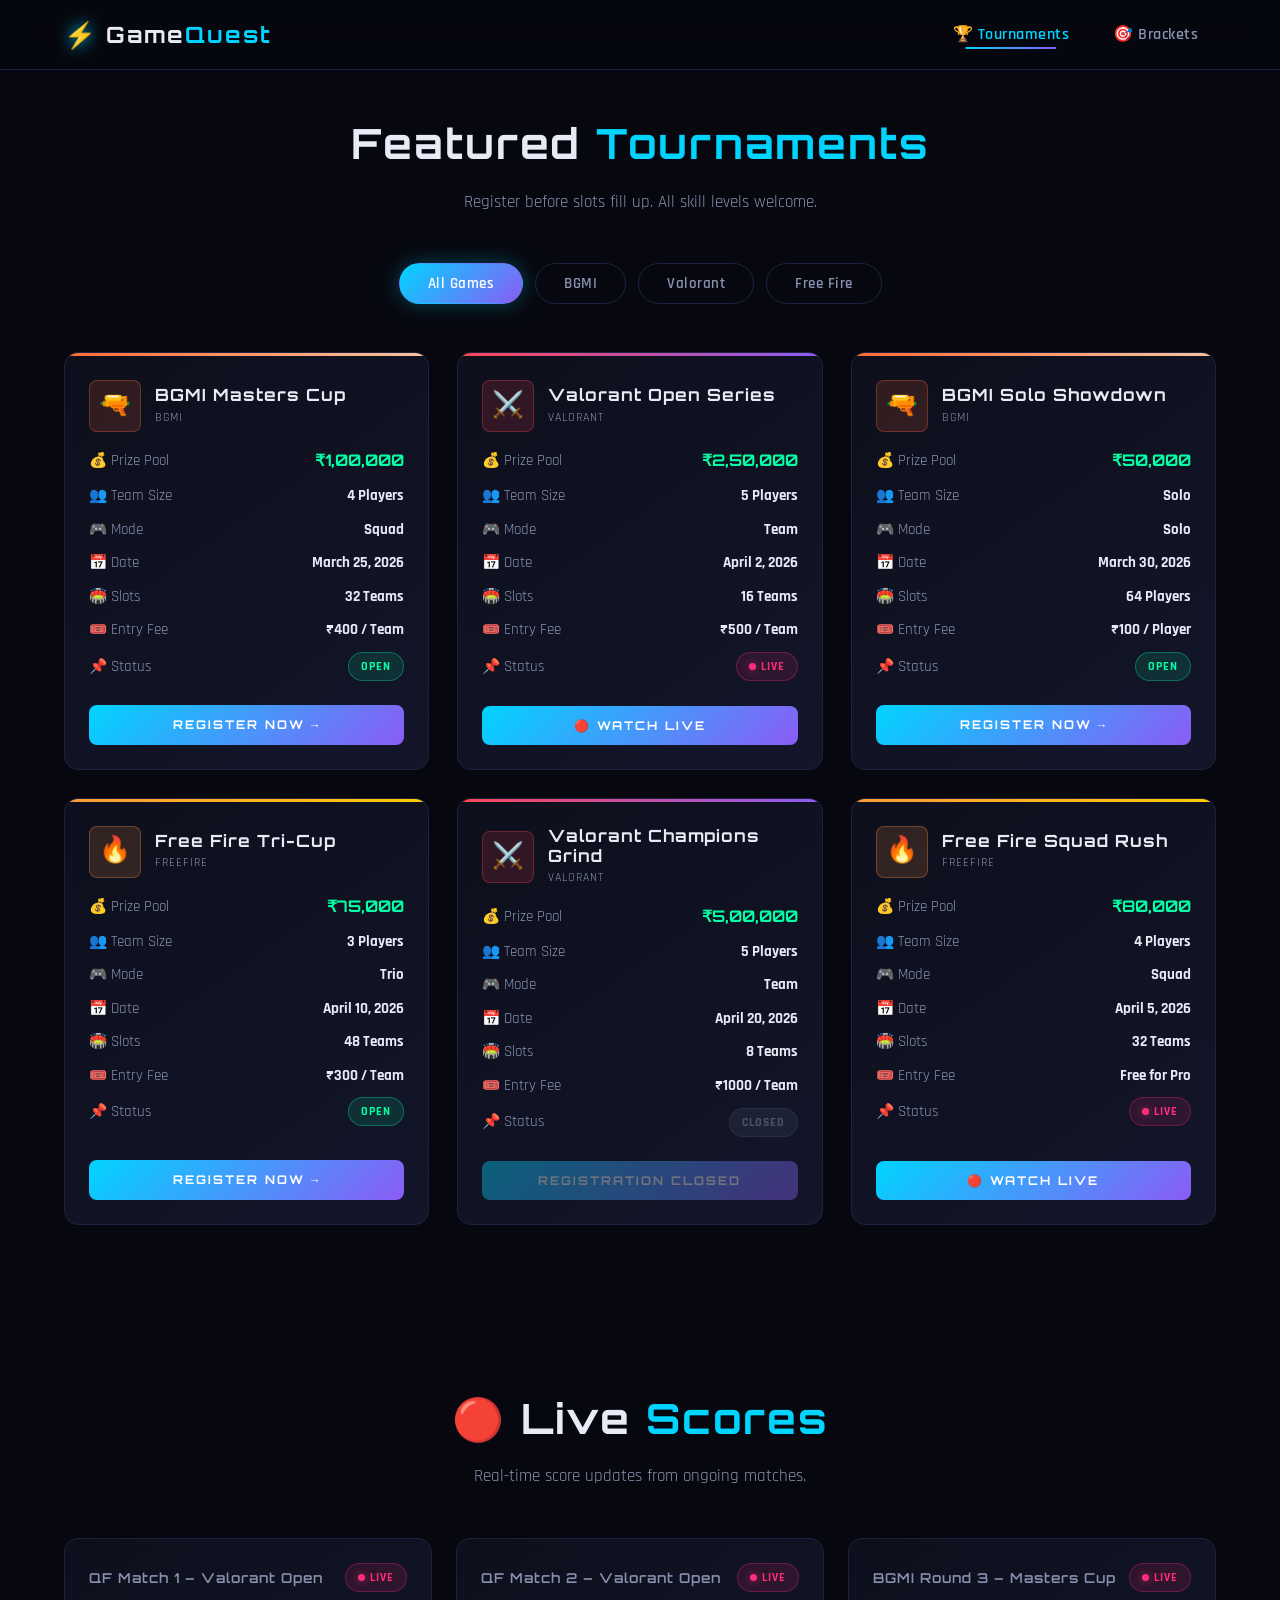
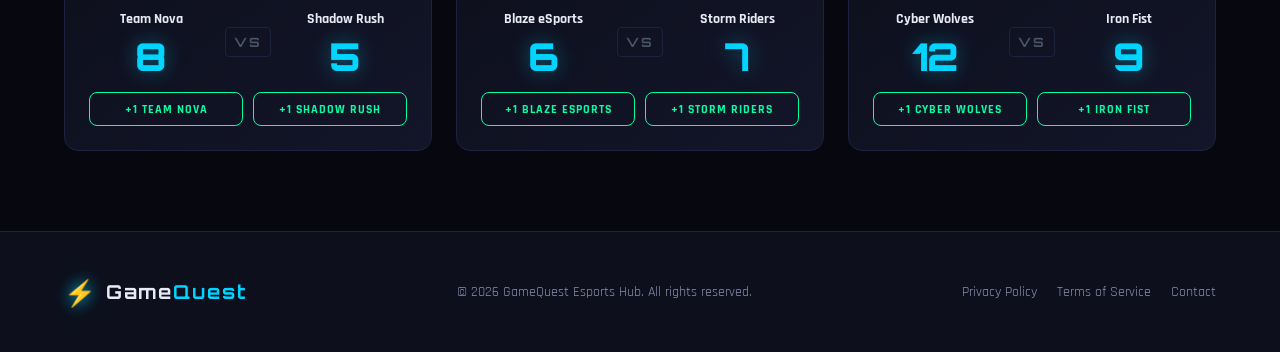
<file: GameQuest/tournaments.html>
<!DOCTYPE html>
<html lang="en">
<head>
  <meta charset="UTF-8" />
  <meta name="viewport" content="width=device-width, initial-scale=1.0" />
  <meta name="description" content="GameQuest – Esports Tournament Hub. Browse and register for BGMI, Valorant, Free Fire and more esports tournaments." />
  <title>GameQuest – Tournaments</title>

  <!-- Google Fonts -->
  <link href="https://fonts.googleapis.com/css2?family=Orbitron:wght@400;600;700;900&family=Rajdhani:wght@400;500;600;700&display=swap" rel="stylesheet" />

  <!-- Linked CSS -->
  <link rel="stylesheet" href="css/style.css" />
</head>
<body>

  <!-- ========== NAVIGATION BAR ========== -->
  <nav class="navbar" id="navbar">
    <div class="nav-brand">
      <!-- Logo / Brand Name -->
      <span class="logo-icon">⚡</span>
      <span class="logo-text">Game<span class="accent">Quest</span></span>
    </div>

    <!-- Hamburger for mobile -->
    <button class="hamburger" id="hamburger" aria-label="Toggle navigation">
      <span></span><span></span><span></span>
    </button>

    <ul class="nav-links" id="navLinks">
      <!-- Active class highlights current page -->
      <li><a href="tournaments.html" class="nav-link active" id="nav-home">🏆 Tournaments</a></li>
      <li><a href="brackets.html" class="nav-link" id="nav-brackets">🎯 Brackets</a></li>
    </ul>
  </nav>



  <!-- ========== TOURNAMENT CARDS SECTION ========== -->
  <section class="section" id="tournaments" style="padding-top: calc(var(--nav-height) + 40px);">
    <div class="section-header">
      <h2 class="section-title">Featured <span class="accent">Tournaments</span></h2>
      <p class="section-subtitle">Register before slots fill up. All skill levels welcome.</p>
    </div>

    <!-- Filter Tabs -->
    <div class="filter-tabs" id="filterTabs">
      <button class="filter-btn active" data-filter="all">All Games</button>
      <button class="filter-btn" data-filter="bgmi">BGMI</button>
      <button class="filter-btn" data-filter="valorant">Valorant</button>
      <button class="filter-btn" data-filter="freefire">Free Fire</button>
    </div>

    <!-- Tournament Cards Grid -->
    <div class="cards-grid" id="cardsGrid">
      <!-- Cards are injected by script.js -->
    </div>
  </section>

  <!-- ========== LIVE SCORE SECTION ========== -->
  <section class="section" id="live-scores">
    <div class="section-header">
      <h2 class="section-title">🔴 Live <span class="accent">Scores</span></h2>
      <p class="section-subtitle">Real-time score updates from ongoing matches.</p>
    </div>

    <!-- Live match score cards injected by JS -->
    <div class="live-grid" id="liveGrid">
      <!-- Populated by script.js -->
    </div>
  </section>

  <!-- ========== FOOTER ========== -->
  <footer class="footer" id="footer">
    <div class="footer-brand">
      <span class="logo-icon">⚡</span>
      <span class="logo-text">Game<span class="accent">Quest</span></span>
    </div>
    <p class="footer-copy">© 2026 GameQuest Esports Hub. All rights reserved.</p>
    <div class="footer-links">
      <a href="#">Privacy Policy</a>
      <a href="#">Terms of Service</a>
      <a href="#">Contact</a>
    </div>
  </footer>

  <!-- ========== Linked JavaScript ========== -->
  <script src="js/script.js"></script>

</body>
</html>
</file>
<file: GameQuest/css/style.css>
/* ============================================================
   GameQuest – Esports Tournament Hub  |  style.css
   Dark Gaming Theme with Neon Accents
   ============================================================ */

/* ── 1. DESIGN TOKENS ─────────────────────────────────────── */
:root {
  --clr-bg:           #07080f;
  --clr-surface:      #0d0f1c;
  --clr-surface-2:    #131629;
  --clr-border:       #1e2240;
  --clr-neon-blue:    #00d4ff;
  --clr-neon-purple:  #8b5cf6;
  --clr-neon-cyan:    #06ffa5;
  --clr-neon-pink:    #ff2d78;
  --clr-text-primary: #e8eaf6;
  --clr-text-secondary: #8892b0;
  --clr-text-muted:   #4a5568;
  --gradient-primary: linear-gradient(135deg, #00d4ff, #8b5cf6);
  --gradient-card:    linear-gradient(145deg, #0d0f1c, #131629);
  --shadow-neon-blue:   0 0 20px rgba(0,212,255,0.3);
  --shadow-neon-purple: 0 0 20px rgba(139,92,246,0.3);
  --shadow-neon-cyan:   0 0 20px rgba(6,255,165,0.3);
  --shadow-card:        0 8px 32px rgba(0,0,0,0.5);
  --nav-height: 70px;
  --radius-sm: 8px;
  --radius-md: 14px;
  --transition: 0.3s ease;
  --font-display: 'Orbitron', monospace;
  --font-body:    'Rajdhani', sans-serif;
}

/* ── 2. RESET ──────────────────────────────────────────────── */
*, *::before, *::after { box-sizing: border-box; margin: 0; padding: 0; }
html { scroll-behavior: smooth; }
body {
  font-family: var(--font-body);
  background: var(--clr-bg);
  color: var(--clr-text-primary);
  overflow-x: hidden;
  line-height: 1.6;
}
img { max-width: 100%; display: block; }
a { color: inherit; text-decoration: none; }
ul { list-style: none; }
button { cursor: pointer; border: none; background: none; font-family: var(--font-body); }

/* ── 3. UTILITIES ─────────────────────────────────────────── */
.accent { color: var(--clr-neon-blue); }
.gradient-text {
  background: var(--gradient-primary);
  -webkit-background-clip: text;
  -webkit-text-fill-color: transparent;
  background-clip: text;
}

/* ── 4. NAVBAR ─────────────────────────────────────────────── */
.navbar {
  position: fixed; top: 0; left: 0; width: 100%;
  height: var(--nav-height);
  display: flex; align-items: center; justify-content: space-between;
  padding: 0 5%;
  background: rgba(7,8,15,0.85);
  backdrop-filter: blur(16px);
  -webkit-backdrop-filter: blur(16px);
  border-bottom: 1px solid var(--clr-border);
  z-index: 1000;
  transition: box-shadow var(--transition);
}
.navbar.scrolled { box-shadow: 0 4px 30px rgba(0,212,255,0.1); }

.nav-brand {
  display: flex; align-items: center; gap: 8px;
  font-family: var(--font-display); font-size: 1.4rem;
  font-weight: 700; letter-spacing: 2px; cursor: pointer;
}
.logo-icon { font-size: 1.6rem; filter: drop-shadow(0 0 8px var(--clr-neon-blue)); }

.nav-links { display: flex; align-items: center; gap: 8px; }
.nav-link {
  padding: 8px 18px; border-radius: var(--radius-sm);
  font-size: 1rem; font-weight: 600; color: var(--clr-text-secondary);
  letter-spacing: 0.5px; position: relative;
  transition: color var(--transition), background var(--transition);
}
.nav-link::after {
  content: ''; position: absolute; bottom: 4px; left: 50%;
  transform: translateX(-50%) scaleX(0);
  width: 60%; height: 2px;
  background: var(--gradient-primary); border-radius: 2px;
  transition: transform var(--transition);
}
.nav-link:hover, .nav-link.active { color: var(--clr-neon-blue); }
.nav-link:hover::after, .nav-link.active::after { transform: translateX(-50%) scaleX(1); }

.hamburger { display: none; flex-direction: column; gap: 5px; padding: 6px; }
.hamburger span {
  display: block; width: 26px; height: 2px;
  background: var(--clr-neon-blue); border-radius: 2px;
  transition: transform var(--transition), opacity var(--transition);
}

/* ── 5. HERO ───────────────────────────────────────────────── */
.hero {
  position: relative; min-height: 100vh;
  display: flex; align-items: center; justify-content: center;
  text-align: center;
  padding: calc(var(--nav-height) + 40px) 5% 80px;
  overflow: hidden;
}
.hero-content { position: relative; z-index: 2; max-width: 800px; }
.hero-tag {
  display: inline-block; padding: 6px 20px;
  border-radius: 50px; border: 1px solid var(--clr-neon-cyan);
  color: var(--clr-neon-cyan); font-size: 0.9rem; font-weight: 600;
  letter-spacing: 1px; margin-bottom: 24px;
  animation: pulse-border 2s infinite;
}
@keyframes pulse-border {
  0%,100% { box-shadow: 0 0 0 0 rgba(6,255,165,0.3); }
  50%      { box-shadow: 0 0 0 8px rgba(6,255,165,0); }
}
.hero-title {
  font-family: var(--font-display);
  font-size: clamp(2.2rem, 6vw, 4.5rem);
  font-weight: 900; line-height: 1.1;
  letter-spacing: 2px; margin-bottom: 20px;
}
.hero-subtitle {
  font-size: clamp(1rem, 2vw, 1.2rem);
  color: var(--clr-text-secondary);
  max-width: 600px; margin: 0 auto 36px; line-height: 1.7;
}

/* Background orbs */
.hero-orb {
  position: absolute; border-radius: 50%;
  filter: blur(80px); pointer-events: none;
  animation: float 8s ease-in-out infinite;
}
.orb-1 { width:400px; height:400px; background:rgba(0,212,255,0.12); top:10%; left:-10%; animation-delay:0s; }
.orb-2 { width:500px; height:500px; background:rgba(139,92,246,0.12); bottom:5%; right:-15%; animation-delay:-3s; }
.orb-3 { width:300px; height:300px; background:rgba(6,255,165,0.08); top:50%; left:50%; transform:translate(-50%,-50%); animation-delay:-5s; }
@keyframes float {
  0%,100% { transform:translateY(0) scale(1); }
  50%      { transform:translateY(-30px) scale(1.05); }
}

/* Page hero (brackets page) */
.page-hero {
  position: relative; min-height: 40vh;
  display: flex; align-items: center; justify-content: center;
  text-align: center;
  padding: calc(var(--nav-height) + 60px) 5% 60px;
  overflow: hidden;
}
.page-hero-content { position: relative; z-index: 2; }

/* ── 6. BUTTONS ────────────────────────────────────────────── */
.btn {
  display: inline-flex; align-items: center; gap: 8px;
  padding: 14px 34px; border-radius: var(--radius-sm);
  font-family: var(--font-display); font-size: 0.85rem;
  font-weight: 700; letter-spacing: 2px; text-transform: uppercase;
  transition: transform var(--transition), box-shadow var(--transition), filter var(--transition);
  cursor: pointer; border: none;
}
.btn:hover { transform: translateY(-3px); }
.btn-primary {
  background: var(--gradient-primary); color: #fff;
  box-shadow: var(--shadow-neon-blue);
}
.btn-primary:hover { box-shadow: 0 0 30px rgba(0,212,255,0.5); filter: brightness(1.1); }
.btn-outline {
  background: transparent; color: var(--clr-neon-blue);
  border: 1px solid var(--clr-neon-blue);
}
.btn-outline:hover { background: rgba(0,212,255,0.1); box-shadow: var(--shadow-neon-blue); }
.btn-register {
  width: 100%; background: var(--gradient-primary); color: #fff;
  padding: 12px; border-radius: var(--radius-sm);
  font-family: var(--font-display); font-size: 0.75rem;
  font-weight: 700; letter-spacing: 2px; text-transform: uppercase;
  transition: transform var(--transition), box-shadow var(--transition);
}
.btn-register:hover { transform: translateY(-2px); box-shadow: var(--shadow-neon-blue); }
.btn-score {
  padding: 8px 16px; border-radius: var(--radius-sm);
  border: 1px solid var(--clr-neon-cyan); color: var(--clr-neon-cyan);
  font-size: 0.78rem; font-weight: 700; letter-spacing: 1px;
  text-transform: uppercase;
  transition: background var(--transition), box-shadow var(--transition), transform var(--transition);
}
.btn-score:hover {
  background: rgba(6,255,165,0.1);
  box-shadow: var(--shadow-neon-cyan); transform: scale(1.03);
}

/* ── 7. STATS BAR ─────────────────────────────────────────── */
.stats-bar {
  display: flex; align-items: center; justify-content: center;
  flex-wrap: wrap;
  background: var(--clr-surface);
  border-top: 1px solid var(--clr-border);
  border-bottom: 1px solid var(--clr-border);
  padding: 28px 5%;
}
.stat-item { display: flex; flex-direction: column; align-items: center; padding: 0 40px; gap: 4px; }
.stat-number {
  font-family: var(--font-display);
  font-size: clamp(1.6rem, 3vw, 2.2rem); font-weight: 700;
  color: var(--clr-neon-blue);
  text-shadow: 0 0 16px rgba(0,212,255,0.5);
}
.stat-label { font-size: 0.85rem; color: var(--clr-text-secondary); letter-spacing: 1px; text-transform: uppercase; }
.stat-divider { width: 1px; height: 50px; background: var(--clr-border); }

/* ── 8. SECTION ────────────────────────────────────────────── */
.section { padding: 80px 5%; }
.section-header { text-align: center; margin-bottom: 48px; }
.section-title {
  font-family: var(--font-display);
  font-size: clamp(1.6rem, 3.5vw, 2.6rem);
  font-weight: 700; letter-spacing: 2px; margin-bottom: 12px;
}
.section-subtitle { color: var(--clr-text-secondary); font-size: 1.05rem; }

/* ── 9. FILTER TABS ───────────────────────────────────────── */
.filter-tabs { display: flex; align-items: center; justify-content: center; flex-wrap: wrap; gap: 12px; margin-bottom: 48px; }
.filter-btn {
  padding: 10px 28px; border-radius: 50px;
  border: 1px solid var(--clr-border);
  color: var(--clr-text-secondary);
  font-family: var(--font-body); font-size: 0.95rem; font-weight: 600;
  letter-spacing: 0.5px; transition: all var(--transition);
}
.filter-btn:hover { border-color: var(--clr-neon-blue); color: var(--clr-neon-blue); }
.filter-btn.active {
  background: var(--gradient-primary); border-color: transparent;
  color: #fff; box-shadow: var(--shadow-neon-blue);
}

/* ── 10. TOURNAMENT CARDS ─────────────────────────────────── */
.cards-grid { display: grid; grid-template-columns: repeat(auto-fill,minmax(300px,1fr)); gap: 28px; }
.tournament-card {
  background: var(--gradient-card);
  border: 1px solid var(--clr-border);
  border-radius: var(--radius-md); overflow: hidden;
  transition: transform var(--transition), box-shadow var(--transition), border-color var(--transition);
  display: flex; flex-direction: column;
}
.tournament-card:hover {
  transform: translateY(-8px);
  border-color: var(--clr-neon-blue);
  box-shadow: var(--shadow-card), var(--shadow-neon-blue);
}
.card-glow-strip { height: 3px; width: 100%; }
.card-glow-strip.bgmi     { background: linear-gradient(90deg, #ff6b35, #f7c59f); }
.card-glow-strip.valorant { background: linear-gradient(90deg, #ff4655, #8b5cf6); }
.card-glow-strip.freefire { background: linear-gradient(90deg, #ff9a3c, #ffcc00); }
.card-body { padding: 24px; flex: 1; display: flex; flex-direction: column; gap: 16px; }
.card-header { display: flex; align-items: center; gap: 14px; }
.game-icon {
  width: 52px; height: 52px; border-radius: var(--radius-sm);
  display: flex; align-items: center; justify-content: center;
  font-size: 1.6rem; flex-shrink: 0;
}
.game-icon.bgmi     { background: rgba(255,107,53,0.15); border: 1px solid rgba(255,107,53,0.3); }
.game-icon.valorant { background: rgba(255,70,85,0.15);  border: 1px solid rgba(255,70,85,0.3);  }
.game-icon.freefire { background: rgba(255,154,60,0.15); border: 1px solid rgba(255,154,60,0.3); }
.card-title { font-family: var(--font-display); font-size: 1.05rem; font-weight: 700; letter-spacing: 1px; line-height: 1.2; }
.card-game-tag { font-size: 0.78rem; color: var(--clr-text-secondary); margin-top: 2px; text-transform: uppercase; letter-spacing: 1px; }
.card-info { display: flex; flex-direction: column; gap: 10px; }
.info-row { display: flex; align-items: center; justify-content: space-between; font-size: 0.92rem; }
.info-label { color: var(--clr-text-secondary); display: flex; align-items: center; gap: 6px; }
.info-value { font-weight: 700; color: var(--clr-text-primary); }
.info-value.prize { color: var(--clr-neon-cyan); font-family: var(--font-display); font-size: 1rem; }
.status-badge {
  display: inline-flex; align-items: center; gap: 5px;
  padding: 4px 12px; border-radius: 50px;
  font-size: 0.75rem; font-weight: 700; letter-spacing: 1px; text-transform: uppercase;
}
.status-badge.open   { background:rgba(6,255,165,0.12); color:var(--clr-neon-cyan);  border:1px solid rgba(6,255,165,0.3); }
.status-badge.live   { background:rgba(255,45,120,0.12); color:var(--clr-neon-pink); border:1px solid rgba(255,45,120,0.3); animation:live-pulse 1.5s infinite; }
.status-badge.closed { background:rgba(74,85,104,0.2);  color:var(--clr-text-muted); border:1px solid rgba(74,85,104,0.3); }
@keyframes live-pulse {
  0%,100% { box-shadow:0 0 0 0 rgba(255,45,120,0.3); }
  50%      { box-shadow:0 0 0 6px rgba(255,45,120,0); }
}
.live-dot { width:7px; height:7px; border-radius:50%; background:var(--clr-neon-pink); animation:blink 1s infinite; }
@keyframes blink { 0%,100%{opacity:1;} 50%{opacity:0;} }
.card-footer { padding: 0 24px 24px; }

/* ── 11. LIVE SCORES ──────────────────────────────────────── */
.live-grid { display: grid; grid-template-columns: repeat(auto-fill,minmax(320px,1fr)); gap: 24px; }
.live-card {
  background: var(--gradient-card); border: 1px solid var(--clr-border);
  border-radius: var(--radius-md); padding: 24px;
  display: flex; flex-direction: column; gap: 16px;
  transition: border-color var(--transition), box-shadow var(--transition);
}
.live-card:hover { border-color: var(--clr-neon-purple); box-shadow: var(--shadow-neon-purple); }
.live-card-header { display: flex; align-items: center; justify-content: space-between; }
.live-match-title { font-family: var(--font-display); font-size: 0.85rem; font-weight: 600; color: var(--clr-text-secondary); letter-spacing: 1px; }
.score-row { display: flex; align-items: center; justify-content: space-between; gap: 12px; }
.team-block { flex: 1; display: flex; flex-direction: column; align-items: center; gap: 6px; }
.team-block .t-name { font-size: 0.9rem; font-weight: 700; color: var(--clr-text-primary); text-align: center; }
.team-block .t-score {
  font-family: var(--font-display); font-size: 2.4rem; font-weight: 900;
  color: var(--clr-neon-blue); line-height: 1;
  text-shadow: 0 0 20px rgba(0,212,255,0.4);
  transition: color 0.3s, transform 0.2s;
}
.score-flash { animation: score-pop 0.4s ease; }
@keyframes score-pop {
  0%   { transform: scale(1);   color: var(--clr-neon-cyan); }
  50%  { transform: scale(1.3); color: var(--clr-neon-cyan); }
  100% { transform: scale(1);   color: var(--clr-neon-blue); }
}
.vs-badge {
  font-family: var(--font-display); font-size: 0.8rem; font-weight: 700;
  color: var(--clr-text-muted); letter-spacing: 2px;
  padding: 4px 8px; border: 1px solid var(--clr-border); border-radius: 4px; flex-shrink: 0;
}
.score-actions { display: flex; gap: 10px; flex-wrap: wrap; }
.score-actions .btn-score { flex: 1; min-width: 120px; text-align: center; }

/* ── 12. BRACKET ──────────────────────────────────────────── */
.bracket-wrapper {
  display: flex; align-items: center; justify-content: center;
  overflow-x: auto; padding: 20px 0 40px; min-width: min-content;
}
.bracket-round { display: flex; flex-direction: column; align-items: center; gap: 20px; min-width: 200px; }
.round-label {
  font-family: var(--font-display); font-size: 0.8rem;
  font-weight: 700; letter-spacing: 2px; text-transform: uppercase;
  color: var(--clr-text-secondary); margin-bottom: 8px; text-align: center;
}
.final-label { color: var(--clr-neon-blue); text-shadow: 0 0 12px rgba(0,212,255,0.5); }
.bracket-match {
  background: var(--gradient-card); border: 1px solid var(--clr-border);
  border-radius: var(--radius-sm); overflow: hidden; width: 200px;
  transition: border-color var(--transition), box-shadow var(--transition);
}
.bracket-match:hover { border-color: var(--clr-neon-purple); box-shadow: var(--shadow-neon-purple); }
.sf-match    { width: 220px; }
.final-match { width: 240px; }
.bracket-team {
  display: flex; align-items: center; gap: 10px; padding: 10px 14px;
  border-bottom: 1px solid var(--clr-border);
  transition: background var(--transition);
}
.bracket-team:last-child { border-bottom: none; }
.bracket-team:hover { background: rgba(0,212,255,0.05); }
.team-seed { font-family: var(--font-display); font-size: 0.7rem; color: var(--clr-text-muted); min-width: 20px; text-align: center; }
.team-name { flex: 1; font-size: 0.9rem; font-weight: 600; color: var(--clr-text-primary); }
.team-score { font-family: var(--font-display); font-size: 0.95rem; font-weight: 700; color: var(--clr-text-secondary); min-width: 24px; text-align: right; }
.bracket-team.winner .team-name  { color: var(--clr-neon-blue); }
.bracket-team.winner .team-score { color: var(--clr-neon-blue); text-shadow: 0 0 10px rgba(0,212,255,0.5); }
.bracket-team.winner { background: rgba(0,212,255,0.05); }
.bracket-team.champion .team-name  { color: var(--clr-neon-cyan); }
.bracket-team.champion .team-score { color: var(--clr-neon-cyan); text-shadow: 0 0 12px rgba(6,255,165,0.6); }
.bracket-team.champion { background: rgba(6,255,165,0.07); }
.champion-banner {
  text-align: center; margin-top: 20px; padding: 18px 24px;
  background: rgba(6,255,165,0.07); border: 1px solid rgba(6,255,165,0.25);
  border-radius: var(--radius-md); width: 240px;
  animation: glow-pulse 2s infinite;
}
@keyframes glow-pulse {
  0%,100% { box-shadow: 0 0 10px rgba(6,255,165,0.2); }
  50%      { box-shadow: 0 0 26px rgba(6,255,165,0.5); }
}
.champion-trophy { font-size: 2rem; margin-bottom: 4px; }
.champion-title { font-family: var(--font-display); font-size: 0.7rem; letter-spacing: 4px; color: var(--clr-neon-cyan); margin-bottom: 4px; }
.champion-name  { font-family: var(--font-display); font-size: 1.15rem; font-weight: 700; color: #fff; }

/* Connectors */
.bracket-connectors {
  display: flex; flex-direction: column; justify-content: space-around;
  align-items: center; width: 48px; align-self: stretch; padding: 48px 0 20px;
}
.connector-group { display: flex; flex-direction: column; align-items: flex-end; flex: 1; justify-content: center; }
.connector-group.single { justify-content: center; }
.conn-line { width: 50%; height: calc(50% - 1px); border-right: 2px solid var(--clr-border); }
.conn-line.top    { border-top: 2px solid var(--clr-border); }
.conn-line.bottom { border-bottom: 2px solid var(--clr-border); }
.conn-mid { width: 50%; height: 2px; background: var(--clr-border); }

/* Legend */
.bracket-legend { display: flex; align-items: center; justify-content: center; gap: 28px; flex-wrap: wrap; margin-top: 32px; }
.legend-item { display: flex; align-items: center; gap: 8px; font-size: 0.85rem; color: var(--clr-text-secondary); }
.legend-dot { width: 10px; height: 10px; border-radius: 50%; }
.winner-dot   { background: var(--clr-neon-blue);   box-shadow: 0 0 8px rgba(0,212,255,0.6); }
.champion-dot { background: var(--clr-neon-cyan);   box-shadow: 0 0 8px rgba(6,255,165,0.6); }
.live-dot     { background: var(--clr-neon-pink);   box-shadow: 0 0 8px rgba(255,45,120,0.6); animation: blink 1s infinite; }

/* ── 13. FOOTER ────────────────────────────────────────────── */
.footer {
  background: var(--clr-surface); border-top: 1px solid var(--clr-border);
  padding: 40px 5%; display: flex; align-items: center;
  justify-content: space-between; flex-wrap: wrap; gap: 20px;
}
.footer-brand { display: flex; align-items: center; gap: 8px; font-family: var(--font-display); font-size: 1.2rem; font-weight: 700; letter-spacing: 2px; }
.footer-copy { color: var(--clr-text-secondary); font-size: 0.88rem; }
.footer-links { display: flex; gap: 20px; }
.footer-links a { color: var(--clr-text-secondary); font-size: 0.88rem; transition: color var(--transition); }
.footer-links a:hover { color: var(--clr-neon-blue); }

/* ── 14. SCROLLBAR ─────────────────────────────────────────── */
::-webkit-scrollbar       { width: 6px; height: 6px; }
::-webkit-scrollbar-track { background: var(--clr-bg); }
::-webkit-scrollbar-thumb { background: var(--clr-border); border-radius: 3px; }
::-webkit-scrollbar-thumb:hover { background: var(--clr-neon-blue); }

/* ── 15. RESPONSIVE ────────────────────────────────────────── */
@media (max-width: 900px) {
  .hamburger { display: flex; }
  .nav-links {
    position: fixed; top: var(--nav-height); left: 0; width: 100%;
    flex-direction: column;
    background: rgba(7,8,15,0.97); backdrop-filter: blur(16px);
    padding: 20px 5%; border-bottom: 1px solid var(--clr-border);
    transform: translateY(-110%); transition: transform var(--transition); z-index: 999;
  }
  .nav-links.open { transform: translateY(0); }
  .nav-link { padding: 14px 0; font-size: 1.1rem; }
  .stat-divider { display: none; }
  .stat-item { padding: 12px 20px; width: 50%; }
  .bracket-wrapper { justify-content: flex-start; }
}
@media (max-width: 600px) {
  .section { padding: 60px 4%; }
  .hero-title { font-size: 2rem; }
  .cards-grid { grid-template-columns: 1fr; }
  .live-grid  { grid-template-columns: 1fr; }
  .footer     { flex-direction: column; align-items: center; text-align: center; }
  .stat-item  { width: 100%; }
}
</file>
